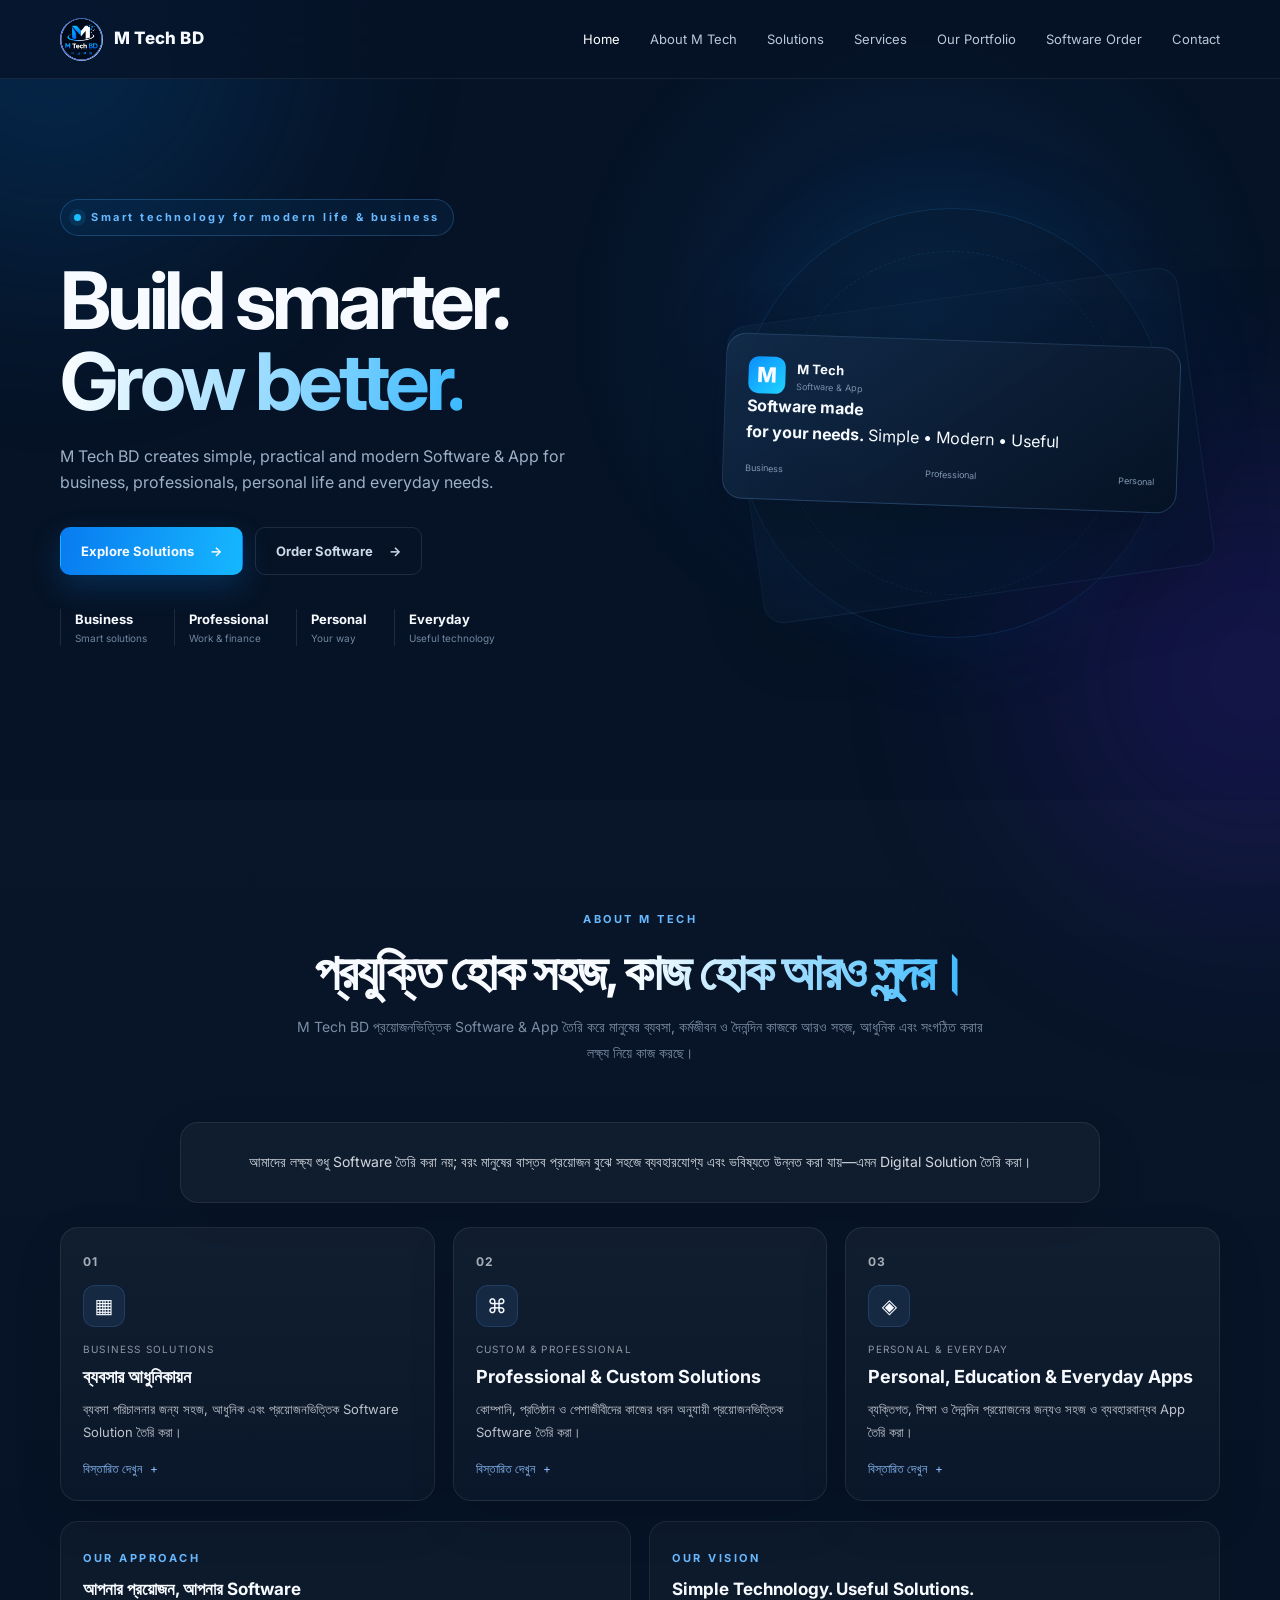
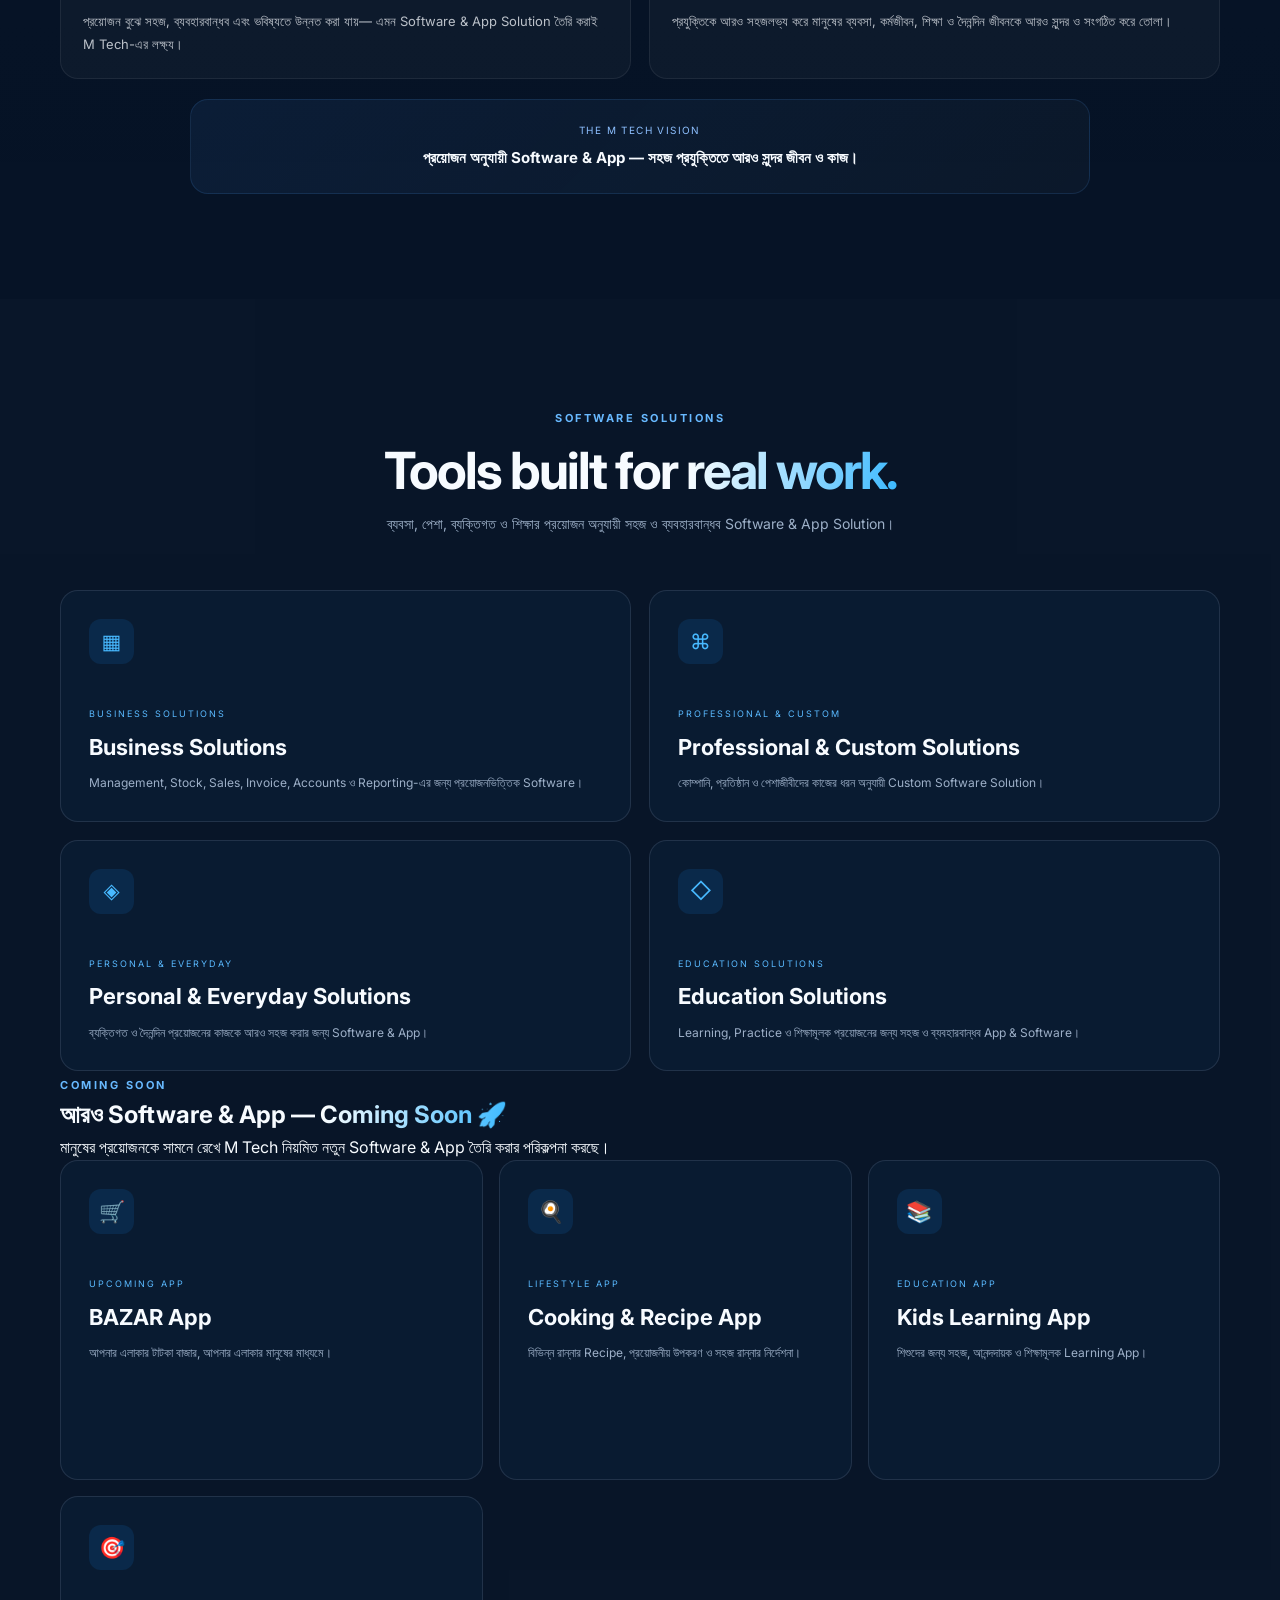
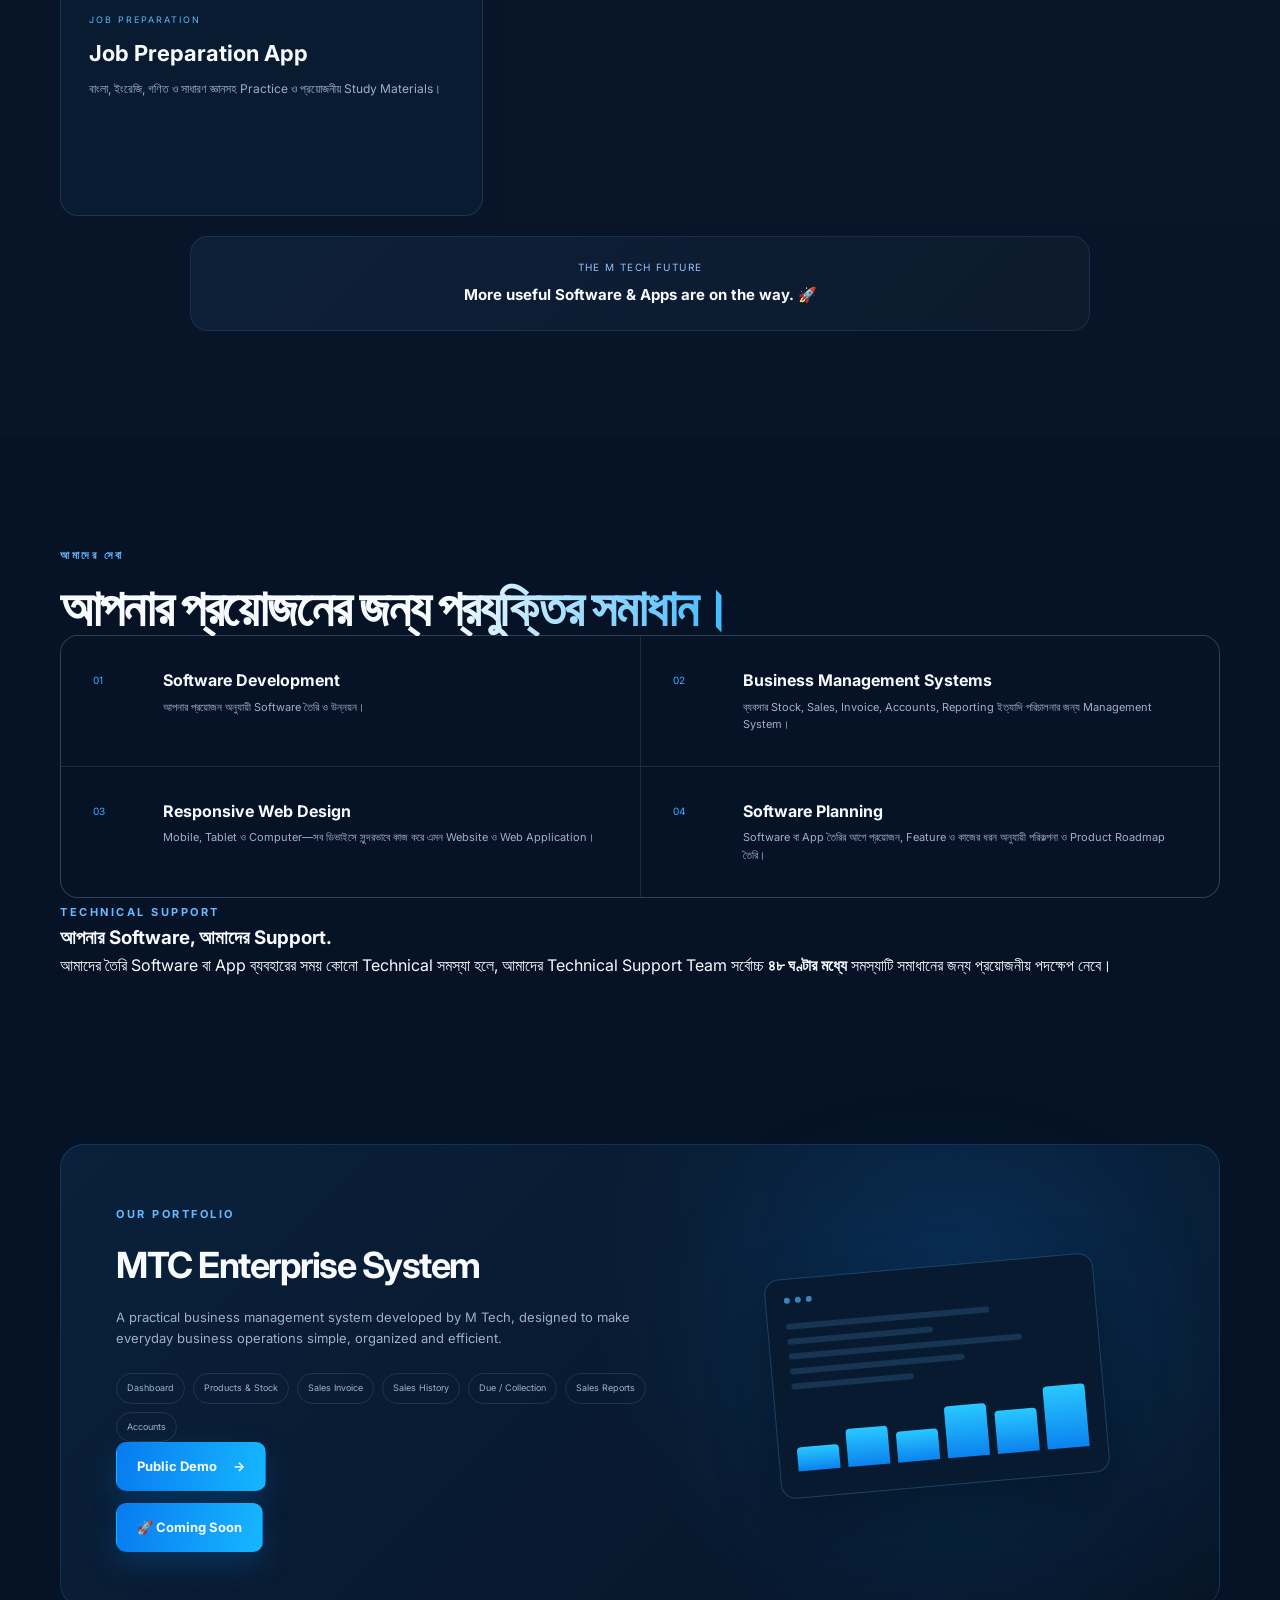
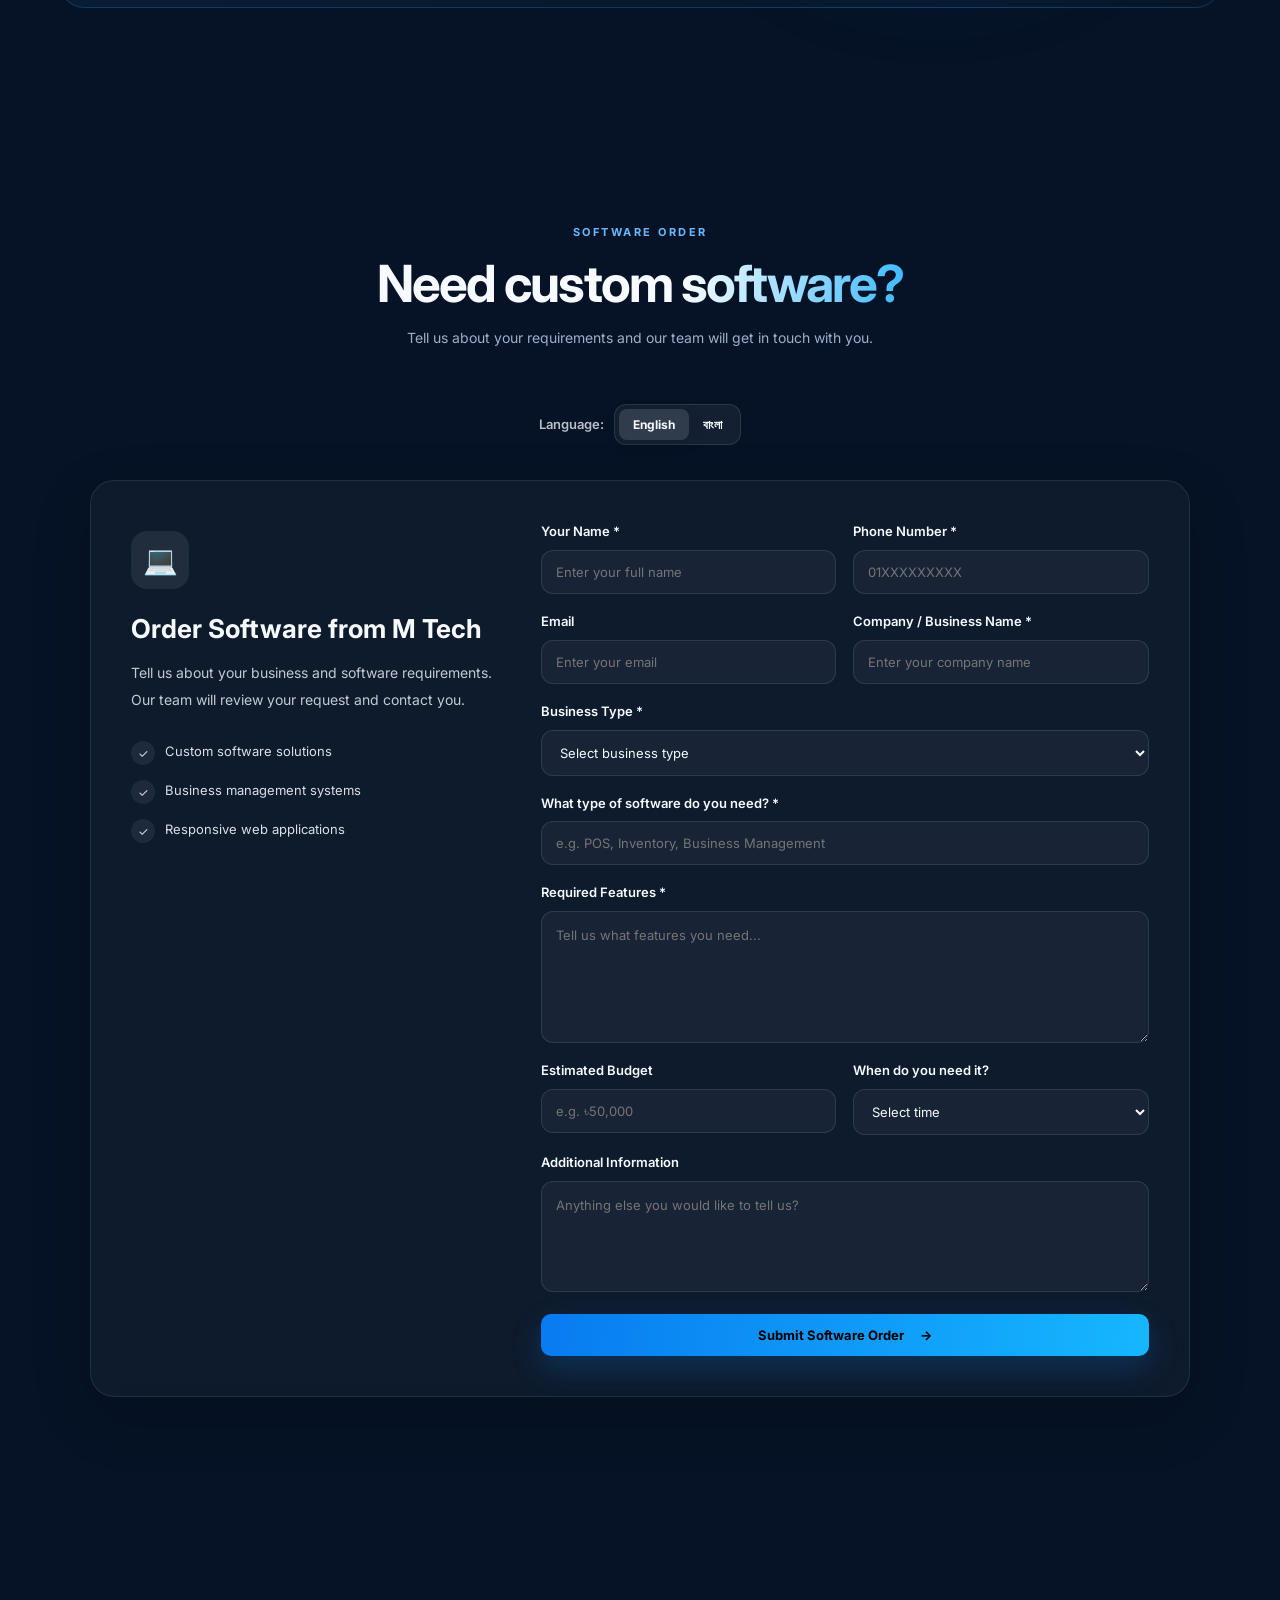
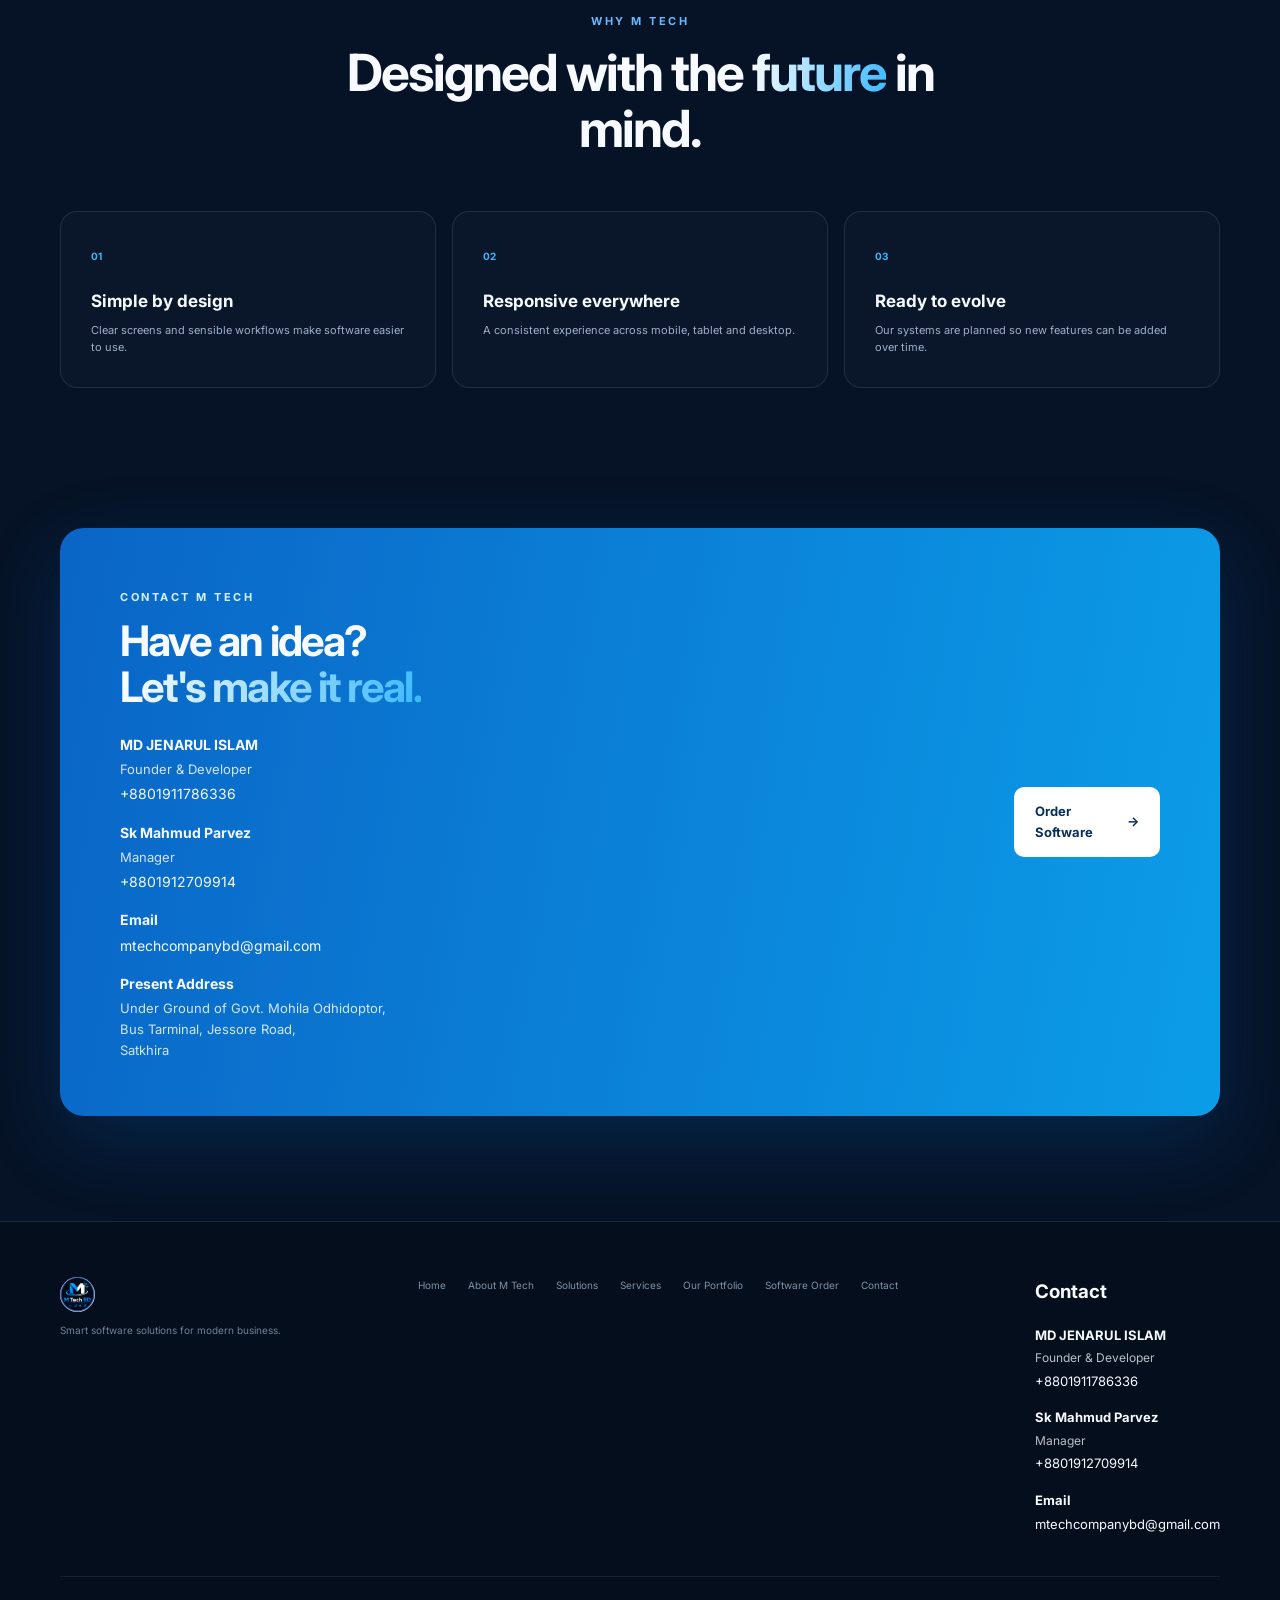
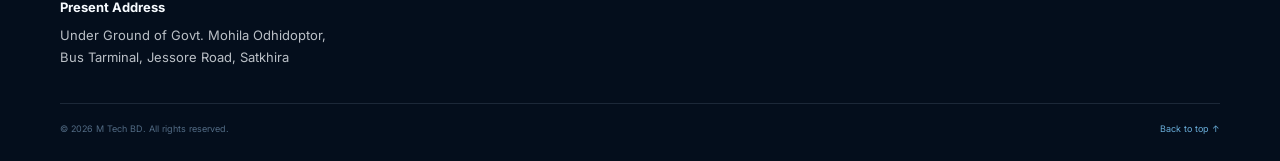
<file: index.html>
<!DOCTYPE html>
<html lang="en">
<head>
  <meta charset="UTF-8">
  <meta name="viewport" content="width=device-width, initial-scale=1.0">
  <meta name="description" content="M Tech BD — modern software solutions for growing businesses.">
  <meta name="theme-color" content="#071426">

  <title>M Tech BD | Software Solutions</title>

  <link rel="preconnect" href="https://fonts.googleapis.com">
  <link rel="preconnect" href="https://fonts.gstatic.com" crossorigin>

  <link href="https://fonts.googleapis.com/css2?family=Inter:wght@400;500;600;700;800&display=swap" rel="stylesheet">

  <link rel="stylesheet" href="style.css?v=2">

  <style>

    /* =========================
       CONTACT
    ========================== */

    .contact-info {
      min-width: 0;
      width: 100%;
    }

    .contact-details {
      margin-top: 24px;
      display: flex;
      flex-direction: column;
      gap: 16px;
    }

    .contact-person,
    .contact-email,
    .contact-address {
      display: flex;
      flex-direction: column;
      gap: 3px;
    }

    .contact-person strong,
    .contact-email strong,
    .contact-address strong {
      font-size: 14px;
      font-weight: 700;
    }

    .contact-person span,
    .contact-address span {
      font-size: 13px;
      line-height: 1.6;
      opacity: 0.85;
    }

    .contact-person a,
    .contact-email a {
      color: inherit;
      text-decoration: none;
      font-size: 14px;
      word-break: break-word;
    }

    .contact-person a:hover,
    .contact-email a:hover {
      text-decoration: underline;
    }


    /* =========================
       FOOTER
    ========================== */

    .footer-contact {
      min-width: 0;
    }

    .footer-contact h3 {
      margin: 0 0 18px;
    }

    .footer-person,
    .footer-email {
      display: flex;
      flex-direction: column;
      gap: 3px;
      margin-bottom: 16px;
    }

    .footer-person strong,
    .footer-email strong {
      font-size: 13px;
    }

    .footer-person span {
      font-size: 12px;
      opacity: 0.75;
    }

    .footer-person a,
    .footer-email a {
      color: inherit;
      text-decoration: none;
      font-size: 13px;
      word-break: break-word;
    }

    .footer-person a:hover,
    .footer-email a:hover {
      text-decoration: underline;
    }

    .footer-address {
      margin-top: 25px;
      padding-top: 20px;
      border-top: 1px solid rgba(255,255,255,0.08);
      display: flex;
      flex-direction: column;
      gap: 6px;
    }

    .footer-address strong {
      font-size: 13px;
    }

    .footer-address span {
      font-size: 13px;
      line-height: 1.7;
      opacity: 0.75;
    }


    /* =========================
       SOFTWARE ORDER
    ========================== */

    .software-order-section {
      position: relative;
      overflow: hidden;
    }

    .order-language {
      display: flex;
      justify-content: center;
      align-items: center;
      gap: 10px;
      margin-top: 24px;
      margin-bottom: 10px;
      font-size: 13px;
      font-weight: 600;
    }

    .language-label {
      opacity: 0.75;
    }

    .language-switch {
      display: inline-flex;
      padding: 4px;
      border-radius: 12px;
      background: rgba(255,255,255,0.06);
      border: 1px solid rgba(255,255,255,0.10);
    }

    .language-btn {
      border: 0;
      background: transparent;
      color: inherit;
      font-family: inherit;
      font-size: 12px;
      font-weight: 700;
      padding: 8px 14px;
      border-radius: 8px;
      cursor: pointer;
      transition: all 0.2s ease;
    }

    .language-btn.active {
      background: rgba(255,255,255,0.12);
      box-shadow: 0 4px 15px rgba(0,0,0,0.12);
    }

    .order-box {
      width: 100%;
      max-width: 1100px;
      margin: 35px auto 0;
      display: grid;
      grid-template-columns: minmax(0, 0.75fr) minmax(0, 1.25fr);
      gap: 45px;
      padding: 40px;
      box-sizing: border-box;
      border-radius: 24px;
      background: rgba(255,255,255,0.035);
      border: 1px solid rgba(255,255,255,0.09);
      box-shadow: 0 20px 60px rgba(0,0,0,0.16);
      backdrop-filter: blur(10px);
    }

    .order-intro {
      min-width: 0;
      padding: 10px 0;
    }

    .order-icon {
      width: 58px;
      height: 58px;
      display: flex;
      align-items: center;
      justify-content: center;
      border-radius: 16px;
      background: rgba(255,255,255,0.08);
      font-size: 28px;
      margin-bottom: 22px;
    }

    .order-intro h3 {
      margin: 0 0 14px;
      font-size: 26px;
      line-height: 1.35;
    }

    .order-intro p {
      margin: 0;
      font-size: 14px;
      line-height: 1.9;
      opacity: 0.78;
      max-width: 430px;
    }

    .order-points {
      margin-top: 28px;
      display: flex;
      flex-direction: column;
      gap: 15px;
    }

    .order-points div {
      display: flex;
      align-items: center;
      gap: 10px;
      font-size: 13px;
      opacity: 0.88;
    }

    .order-points div {
  display: flex;
  align-items: flex-start;
  gap: 10px;
  font-size: 13px;
  line-height: 1.6;
  opacity: 0.88;
}

.order-points div > span:first-child {
  flex: 0 0 24px;
  width: 24px;
  height: 24px;
  display: inline-flex;
  align-items: center;
  justify-content: center;
  border-radius: 50%;
  background: rgba(255,255,255,0.08);
  font-size: 12px;
}

.order-points div > span:last-child {
  flex: 1;
  min-width: 0;
  white-space: normal;
  word-break: normal;
  overflow-wrap: break-word;
}

    /* FORM */

    .software-order-form {
      min-width: 0;
      display: flex;
      flex-direction: column;
      gap: 17px;
    }

    .form-row {
      display: grid;
      grid-template-columns: minmax(0, 1fr) minmax(0, 1fr);
      gap: 17px;
    }

    .form-group {
      min-width: 0;
      display: flex;
      flex-direction: column;
      gap: 8px;
    }

    .form-group label {
      font-size: 13px;
      font-weight: 600;
    }

    .form-group input,
    .form-group select,
    .form-group textarea {
      width: 100%;
      max-width: 100%;
      box-sizing: border-box;
      padding: 13px 14px;
      border: 1px solid rgba(255,255,255,0.10);
      border-radius: 12px;
      background: rgba(255,255,255,0.045);
      color: inherit;
      font-family: inherit;
      font-size: 13px;
      outline: none;
      transition:
        border-color 0.2s ease,
        background 0.2s ease;
    }

    .form-group input:focus,
    .form-group select:focus,
    .form-group textarea:focus {
      border-color: rgba(255,255,255,0.28);
      background: rgba(255,255,255,0.065);
    }

    .form-group textarea {
      resize: vertical;
      min-height: 110px;
      line-height: 1.6;
    }

    .form-group select {
      cursor: pointer;
    }

    .form-group select option {
      color: #111;
      background: #fff;
    }

    .order-submit-btn {
      width: 100%;
      margin-top: 5px;
      border: 0;
      cursor: pointer;
      font-family: inherit;
      justify-content: center;
    }


    /* =========================
       MOBILE ORDER FIX
    ========================== */

    @media (max-width: 900px) {

      .order-box {
        grid-template-columns: 1fr;
        gap: 30px;
        padding: 30px;
      }

      .order-intro p {
        max-width: none;
      }

    }


    @media (max-width: 768px) {

      .contact-details {
        gap: 18px;
      }

      .contact-person strong,
      .contact-email strong,
      .contact-address strong {
        font-size: 13px;
      }

      .contact-person span,
      .contact-address span,
      .contact-person a,
      .contact-email a {
        font-size: 13px;
      }

      .footer-grid {
        grid-template-columns: 1fr;
        gap: 32px;
      }

      .footer-links {
        display: grid;
        grid-template-columns: repeat(2, 1fr);
        gap: 12px;
      }

      .footer-contact {
        width: 100%;
      }

      .footer-address {
        margin-top: 10px;
      }

      .footer-address span {
        line-height: 1.8;
      }

      .footer-bottom {
        flex-direction: column;
        align-items: flex-start;
        gap: 12px;
      }

      .cta-box {
        display: flex;
        flex-direction: column;
        align-items: flex-start;
        gap: 28px;
      }

      .cta-box .btn {
        width: 100%;
        max-width: 260px;
        text-align: center;
      }

      .form-row {
        grid-template-columns: 1fr;
      }

      .order-box {
        padding: 25px;
      }

      .order-intro h3 {
        font-size: 24px;
      }

    }


    @media (max-width: 480px) {

      .footer-links {
        grid-template-columns: 1fr 1fr;
      }

      .footer-address span {
        max-width: 100%;
      }

      .contact-details {
        gap: 16px;
      }

      .contact-address span {
        line-height: 1.8;
      }

      .order-language {
        flex-direction: column;
        gap: 7px;
      }

      .order-box {
        padding: 20px;
        border-radius: 18px;
      }

      .order-intro h3 {
        font-size: 22px;
      }

      .order-icon {
        width: 52px;
        height: 52px;
        font-size: 25px;
      }

    }

  </style>
</head>


<body>

  <div class="page-glow page-glow-one"></div>
  <div class="page-glow page-glow-two"></div>


  <!-- HEADER -->

  <header class="site-header" id="top">

    <div class="container nav-wrap">

      <a class="brand" href="#home" aria-label="M Tech BD home">

        <img
          src="mtech-logo.jpg"
          alt="M Tech BD logo"
        >

        <span>
    M Tech BD
</span>

      </a>


      <button
        class="menu-toggle"
        aria-label="Open navigation"
        aria-expanded="false"
      >
        <span></span>
        <span></span>
        <span></span>
      </button>


      <nav class="nav-menu" aria-label="Main navigation">

        <a class="active" href="#home">Home</a>
        <a href="#about">About M Tech</a>
        <a href="#solutions">Solutions</a>
        <a href="#services">Services</a>
        <a href="#work">Our Portfolio </a>
        <a href="#software-order">Software Order</a>
        <a href="#contact">Contact</a>

      </nav>

    </div>

  </header>


  <main>


    <!-- HERO -->

    <!-- HOME -->

<section
  class="hero section"
  id="home"
>

  <div class="container hero-grid">

    <div class="hero-copy reveal">

      <div class="eyebrow">

        <span class="pulse-dot"></span>

        Smart technology for modern life & business

      </div>

      <h1>

        Build smarter.<br>

        <span>Grow better.</span>

      </h1>

      <p class="hero-text">

        M Tech BD creates simple,
        practical and modern Software & App
        for business, professionals, personal life
        and everyday needs.

      </p>

      <div class="hero-actions">

        <a
          class="btn btn-primary"
          href="#solutions"
        >
          Explore Solutions

          <span>→</span>

        </a>

        <a
          class="btn btn-ghost"
          href="#software-order"
        >
          Order Software

          <span>→</span>

        </a>

      </div>

      <div class="hero-trust">

        <div>

          <strong>Business</strong>

          <span>Smart solutions</span>

        </div>

        <div>

          <strong>Professional</strong>

          <span>Work & finance</span>

        </div>

        <div>

          <strong>Personal</strong>

          <span>Your way</span>

        </div>

        <div>

          <strong>Everyday</strong>

          <span>Useful technology</span>

        </div>

      </div>

    </div>

    <div class="hero-visual reveal">

      <div class="visual-orbit"></div>
      <div class="visual-card visual-card-back"></div>

      <div class="visual-card main-visual">

        <div class="visual-top">

          <span class="mini-brand">M</span>

          <div>

            <strong>M Tech</strong>

            <small>Software & App</small>

          </div>

        </div>

        <div class="visual-message">

          <strong>
            Software made<br>
            for your needs.
          </strong>

          <span>
            Simple • Modern • Useful
          </span>

        </div>

        <div class="visual-bottom">

          <span>Business</span>

          <span>Professional</span>

          <span>Personal</span>

        </div>

      </div>

    </div>

  </div>


</section>

    <!-- ABOUT M TECH -->
<section class="section intro-section about-mtech-section" id="about">

  <div class="container">

    <div class="section-heading centered reveal">
      <span class="section-kicker">ABOUT M TECH</span>

      <h2>
        প্রযুক্তি হোক সহজ,
        <span>কাজ হোক আরও সুন্দর।</span>
      </h2>

      <p class="about-lead">
        M Tech BD প্রয়োজনভিত্তিক Software &amp; App তৈরি করে
        মানুষের ব্যবসা, কর্মজীবন ও দৈনন্দিন কাজকে আরও সহজ, আধুনিক
        এবং সংগঠিত করার লক্ষ্য নিয়ে কাজ করছে।
      </p>
    </div>


    <div class="about-intro-box reveal">
      <p>
        আমাদের লক্ষ্য শুধু Software তৈরি করা নয়; বরং মানুষের বাস্তব প্রয়োজন
        বুঝে সহজে ব্যবহারযোগ্য এবং ভবিষ্যতে উন্নত করা যায়—এমন Digital Solution তৈরি করা।
      </p>
    </div>


    <div class="about-focus-grid">

      <!-- 01 -->
      <article class="about-focus-card reveal">

        <div class="about-focus-number">01</div>
        <div class="about-focus-icon">▦</div>

        <span class="about-focus-tag">BUSINESS SOLUTIONS</span>

        <h3>ব্যবসার আধুনিকায়ন</h3>

        <p>
          ব্যবসা পরিচালনার জন্য সহজ, আধুনিক এবং প্রয়োজনভিত্তিক
          Software Solution তৈরি করা।
        </p>

        <div class="about-detail">
          <p>
            Management, Stock, Sales, Invoice, Accounts, Purchase,
            Delivery Challan এবং Reporting-এর মতো বিভিন্ন Business Solution
            তৈরির লক্ষ্য রয়েছে।
          </p>
        </div>

        <button class="about-more-btn" type="button" aria-expanded="false">
          বিস্তারিত দেখুন <span>+</span>
        </button>

      </article>


      <!-- 02 -->
      <article class="about-focus-card reveal">

        <div class="about-focus-number">02</div>
        <div class="about-focus-icon">⌘</div>

        <span class="about-focus-tag">CUSTOM &amp; PROFESSIONAL</span>

        <h3>Professional &amp; Custom Solutions</h3>

        <p>
          কোম্পানি, প্রতিষ্ঠান ও পেশাজীবীদের কাজের ধরন অনুযায়ী
          প্রয়োজনভিত্তিক Software তৈরি করা।
        </p>

        <div class="about-detail">
          <p>
            সবার কাজের ধরন এক নয়। তাই প্রয়োজন অনুযায়ী Design, Function
            এবং Management System তৈরি করে কাজকে আরও সহজ ও সংগঠিত করার
            সুযোগ তৈরি করা হবে।
          </p>
        </div>

        <button class="about-more-btn" type="button" aria-expanded="false">
          বিস্তারিত দেখুন <span>+</span>
        </button>

      </article>


      <!-- 03 -->
      <article class="about-focus-card reveal">

        <div class="about-focus-number">03</div>
        <div class="about-focus-icon">◈</div>

        <span class="about-focus-tag">PERSONAL &amp; EVERYDAY</span>

        <h3>Personal, Education &amp; Everyday Apps</h3>

        <p>
          ব্যক্তিগত, শিক্ষা ও দৈনন্দিন প্রয়োজনের জন্যও
          সহজ ও ব্যবহারবান্ধব App তৈরি করা।
        </p>

        <div class="about-detail">
          <p>
            Personal Software-এর পাশাপাশি ভবিষ্যতে Kids Learning,
            Cooking &amp; Recipe এবং দৈনন্দিন জীবনের প্রয়োজনীয়
            বিভিন্ন App তৈরি করার পরিকল্পনা রয়েছে।
          </p>
        </div>

        <button class="about-more-btn" type="button" aria-expanded="false">
          বিস্তারিত দেখুন <span>+</span>
        </button>

      </article>

    </div>


    <div class="about-vision-grid">

      <div class="about-vision-card reveal">
        <span class="section-kicker">OUR APPROACH</span>

        <h3>আপনার প্রয়োজন, আপনার Software</h3>

        <p>
          প্রয়োজন বুঝে সহজ, ব্যবহারবান্ধব এবং ভবিষ্যতে উন্নত করা যায়—
          এমন Software &amp; App Solution তৈরি করাই M Tech-এর লক্ষ্য।
        </p>
      </div>


      <div class="about-vision-card about-fee-card reveal">
        <span class="section-kicker">OUR VISION</span>

        <h3>Simple Technology. Useful Solutions.</h3>

        <p>
          প্রযুক্তিকে আরও সহজলভ্য করে মানুষের ব্যবসা, কর্মজীবন,
          শিক্ষা ও দৈনন্দিন জীবনকে আরও সুন্দর ও সংগঠিত করে তোলা।
        </p>
      </div>

    </div>


    <div class="about-vision-statement reveal">
      <span>THE M TECH VISION</span>

      <strong>
        প্রয়োজন অনুযায়ী Software &amp; App —
        সহজ প্রযুক্তিতে আরও সুন্দর জীবন ও কাজ।
      </strong>
    </div>

  </div>

</section>


<!-- SOLUTIONS -->
<section class="section solutions-section" id="solutions">

  <div class="container">

    <div class="section-heading centered reveal">

      <span class="section-kicker">
        SOFTWARE SOLUTIONS
      </span>

      <h2>
        Tools built for
        <span>real work.</span>
      </h2>

      <p>
        ব্যবসা, পেশা, ব্যক্তিগত ও শিক্ষার প্রয়োজন অনুযায়ী
        সহজ ও ব্যবহারবান্ধব Software &amp; App Solution।
      </p>

    </div>


    <div class="solution-grid">

      <!-- 01 -->
      <article class="solution-card reveal">

        <div class="card-icon">▦</div>

        <span class="card-tag">
          BUSINESS SOLUTIONS
        </span>

        <h3>
          Business Solutions
        </h3>

        <p>
          Management, Stock, Sales, Invoice, Accounts
          ও Reporting-এর জন্য প্রয়োজনভিত্তিক Software।
        </p>

      </article>


      <!-- 02 -->
      <article class="solution-card reveal">

        <div class="card-icon">⌘</div>

        <span class="card-tag">
          PROFESSIONAL &amp; CUSTOM
        </span>

        <h3>
          Professional &amp; Custom Solutions
        </h3>

        <p>
          কোম্পানি, প্রতিষ্ঠান ও পেশাজীবীদের কাজের ধরন
          অনুযায়ী Custom Software Solution।
        </p>

      </article>


      <!-- 03 -->
      <article class="solution-card reveal">

        <div class="card-icon">◈</div>

        <span class="card-tag">
          PERSONAL &amp; EVERYDAY
        </span>

        <h3>
          Personal &amp; Everyday Solutions
        </h3>

        <p>
          ব্যক্তিগত ও দৈনন্দিন প্রয়োজনের কাজকে আরও সহজ
          করার জন্য Software &amp; App।
        </p>

      </article>


      <!-- 04 -->
      <article class="solution-card reveal">

        <div class="card-icon">◇</div>

        <span class="card-tag">
          EDUCATION SOLUTIONS
        </span>

        <h3>
          Education Solutions
        </h3>

        <p>
          Learning, Practice ও শিক্ষামূলক প্রয়োজনের জন্য
          সহজ ও ব্যবহারবান্ধব App &amp; Software।
        </p>

      </article>

    </div>


    <!-- COMING SOON -->
<div class="home-coming reveal" id="coming-soon">
  <span class="section-kicker">
    COMING SOON
  </span>

      <h2>
        আরও Software &amp; App —
        <span>Coming Soon 🚀</span>
      </h2>

      <p>
        মানুষের প্রয়োজনকে সামনে রেখে M Tech নিয়মিত নতুন
        Software &amp; App তৈরি করার পরিকল্পনা করছে।
      </p>


      <div class="solution-grid">
<article class="solution-card reveal">

        <div class="card-icon">🛒</div>

        <span class="card-tag">
            UPCOMING APP
        </span>

        <h3>
            BAZAR App
        </h3>

        <p>
            আপনার এলাকার টাটকা বাজার, আপনার এলাকার মানুষের মাধ্যমে।
        </p>

    </article>

        <!-- Cooking -->
        <article class="solution-card reveal">

          <div class="card-icon">🍳</div>

          <span class="card-tag">
            LIFESTYLE APP
          </span>

          <h3>
            Cooking &amp; Recipe App
          </h3>

          <p>
            বিভিন্ন রান্নার Recipe, প্রয়োজনীয় উপকরণ
            ও সহজ রান্নার নির্দেশনা।
          </p>

        </article>


        <!-- Kids -->
        <article class="solution-card reveal">

          <div class="card-icon">📚</div>

          <span class="card-tag">
            EDUCATION APP
          </span>

          <h3>
            Kids Learning App
          </h3>

          <p>
            শিশুদের জন্য সহজ, আনন্দদায়ক ও
            শিক্ষামূলক Learning App।
          </p>

        </article>


        <!-- Job Preparation -->
        <article class="solution-card reveal">

          <div class="card-icon">🎯</div>

          <span class="card-tag">
            JOB PREPARATION
          </span>

          <h3>
            Job Preparation App
          </h3>

          <p>
            বাংলা, ইংরেজি, গণিত ও সাধারণ জ্ঞানসহ
            Practice ও প্রয়োজনীয় Study Materials।
          </p>

        </article>

      </div>

    </div>


    <div class="about-vision-statement reveal">

      <span>
        THE M TECH FUTURE
      </span>

      <strong>
        More useful Software &amp; Apps are on the way. 🚀
      </strong>

    </div>

  </div>

</section>


    <!-- SERVICES -->
<section class="section services-section" id="services">

  <div class="container">

    <div class="section-heading reveal">

      <span class="section-kicker">
  আমাদের সেবা
</span>

<h2>
  আপনার প্রয়োজনের জন্য
  <span>প্রযুক্তির সমাধান।</span>
</h2>
    </div>

    <div class="service-grid">

      <!-- 01 -->
      <article class="service-item reveal">

        <span>01</span>

        <div>
          <h3>Software Development</h3>

          <p>
            আপনার প্রয়োজন অনুযায়ী Software তৈরি ও উন্নয়ন।
          </p>
        </div>

      </article>


      <!-- 02 -->
      <article class="service-item reveal">

        <span>02</span>

        <div>
          <h3>Business Management Systems</h3>

          <p>
            ব্যবসার Stock, Sales, Invoice, Accounts,
            Reporting ইত্যাদি পরিচালনার জন্য Management System।
          </p>
        </div>

      </article>


      <!-- 03 -->
      <article class="service-item reveal">

        <span>03</span>

        <div>
          <h3>Responsive Web Design</h3>

          <p>
            Mobile, Tablet ও Computer—সব ডিভাইসে সুন্দরভাবে
            কাজ করে এমন Website ও Web Application।
          </p>
        </div>

      </article>


      <!-- 04 -->
      <article class="service-item reveal">

        <span>04</span>

        <div>
          <h3>Software Planning</h3>

          <p>
            Software বা App তৈরির আগে প্রয়োজন, Feature ও
            কাজের ধরন অনুযায়ী পরিকল্পনা ও Product Roadmap তৈরি।
          </p>

        </div>

      </article>

    </div>


    <!-- TECHNICAL SUPPORT -->
    <div class="service-support reveal">

      <span class="section-kicker">
        TECHNICAL SUPPORT
      </span>

      <h3>
        আপনার Software, আমাদের Support.
      </h3>

      <p>
        আমাদের তৈরি Software বা App ব্যবহারের সময় কোনো
        Technical সমস্যা হলে, আমাদের Technical Support Team
        সর্বোচ্চ <strong>৪৮ ঘণ্টার মধ্যে</strong> সমস্যাটি
        সমাধানের জন্য প্রয়োজনীয় পদক্ষেপ নেবে।
      </p>

    </div>

  </div>

</section>


<!-- OUR PORTFOLIO -->

<section class="section work-section" id="work">

  <div class="container work-box reveal">

    <div>

      <span class="section-kicker">
        OUR PORTFOLIO
      </span>

      <h2>
        MTC Enterprise System
      </h2>

      <p>
        A practical business management system developed by M Tech,
        designed to make everyday business operations simple, organized
        and efficient.
      </p>

      <div class="work-pills">

        <span>Dashboard</span>
        <span>Products & Stock</span>
        <span>Sales Invoice</span>
        <span>Sales History</span>
        <span>Due / Collection</span>
        <span>Sales Reports</span>
        <span>Accounts</span>

      </div>

      <a
        class="btn btn-primary"
        href="public-demo.html"
        target="_blank"
        rel="noopener"
      >
        Public Demo
        <span>→</span>
      </a>
<div style="margin-top:12px;">
  <a
    class="btn btn-primary"
    href="index.html#coming-soon"
  >
    🚀 Coming Soon
  </a>
</div>
    </div>


    <div class="work-art">

      <div class="art-window">

        <div class="art-bar">
          <i></i>
          <i></i>
          <i></i>
        </div>

        <div class="art-lines">
          <b></b>
          <b></b>
          <b></b>
          <b></b>
          <b></b>
        </div>

        <div class="art-chart">
          <span></span>
          <span></span>
          <span></span>
          <span></span>
          <span></span>
          <span></span>
        </div>

      </div>

      <div class="art-glow"></div>

    </div>

  </div>

</section>


    <!-- =========================
         SOFTWARE ORDER
    ========================== -->

    <section class="section software-order-section" id="software-order">

      <div class="container">


        <div class="section-heading centered reveal">

          <span class="section-kicker" id="orderKicker">
            SOFTWARE ORDER
          </span>

          <h2 id="orderTitle">
            Need custom
            <span>software?</span>
          </h2>

          <p id="orderSubtitle">
            Tell us about your requirements and our team will get in touch with you.
          </p>

        </div>


        <!-- LANGUAGE SWITCH -->

        <div class="order-language">

          <span class="language-label" id="languageLabel">
            Language:
          </span>

          <div class="language-switch">

            <button
              type="button"
              class="language-btn active"
              id="englishBtn"
            >
              English
            </button>

            <button
              type="button"
              class="language-btn"
              id="banglaBtn"
            >
              বাংলা
            </button>

          </div>

        </div>


        <div class="order-box reveal">


          <!-- LEFT SIDE -->

          <div class="order-intro">

            <div class="order-icon">
              💻
            </div>

            <h3 id="introTitle">
              Order Software from M Tech
            </h3>

            <p id="introText">
              Tell us about your business and software requirements.
              Our team will review your request and contact you.
            </p>


            <div class="order-points">

              <div>
                <span>✓</span>
                <span id="pointOne">Custom software solutions</span>
              </div>

              <div>
                <span>✓</span>
                <span id="pointTwo">Business management systems</span>
              </div>

              <div>
                <span>✓</span>
                <span id="pointThree">Responsive web applications</span>
              </div>

            </div>

          </div>


          <!-- RIGHT SIDE FORM -->

          <form
  class="software-order-form"
  id="softwareOrderForm"
  action="https://formsubmit.co/mtechcompanybd@gmail.com"
  method="POST"
            >
            
          
            <input
  type="hidden"
  name="_subject"
  value="New Software Order - M Tech BD"
>

<input
  type="hidden"
  name="_replyto"
  id="orderReplyTo"
>
<input
  type="hidden"
  name="_captcha"
  value="false"
>


            <!-- NAME + PHONE -->

            <div class="form-row">


              <div class="form-group">

                <label for="customerName" id="nameLabel">
                  Your Name *
                </label>

                <input
                  type="text"
                  id="customerName"
                  name="customerName"
                  placeholder="Enter your full name"
                  required
                >

              </div>


              <div class="form-group">

                <label for="customerPhone" id="phoneLabel">
                  Phone Number *
                </label>

                <input
                  type="tel"
                  id="customerPhone"
                  name="customerPhone"
                  placeholder="01XXXXXXXXX"
                  required
                >

              </div>


            </div>


            <!-- EMAIL + COMPANY -->

            <div class="form-row">


              <div class="form-group">

                <label for="customerEmail" id="emailLabel">
                  Email
                </label>

                <input
                  type="email"
                  id="customerEmail"
                  name="customerEmail"
                  placeholder="Enter your email"
                >

              </div>


              <div class="form-group">

                <label for="companyName" id="companyLabel">
                  Company / Business Name *
                </label>

                <input
                  type="text"
                  id="companyName"
                  name="companyName"
                  placeholder="Enter your company name"
                  required
                >

              </div>


            </div>


            <!-- BUSINESS TYPE -->

            <div class="form-group">

              <label for="businessType" id="businessTypeLabel">
                Business Type *
              </label>

              <select
  id="businessType"
  name="businessType"
  required
>

  <option value="" id="businessTypeDefault">
    Select business type
  </option>

  <!-- 01 -->
  <option value="Tiles & Sanitary Fittings" id="businessTiles">
    Tiles & Sanitary Fittings
  </option>

  <!-- 02 -->
  <option value="Retail" id="businessRetail">
    Retail Business
  </option>

  <!-- 03 -->
  <option value="Wholesale" id="businessWholesale">
    Wholesale Business
  </option>

  <!-- 04 -->
  <option value="Manufacturing" id="businessManufacturing">
    Manufacturing
  </option>

  <!-- 05 -->
  <option value="Service" id="businessService">
    Service Business
  </option>

  <!-- 06 -->
  <option value="Restaurant" id="businessRestaurant">
    Restaurant / Food Business
  </option>

  <!-- 07 -->
  <option value="Grocery" id="businessGrocery">
    Grocery Shop / মুদি দোকান
  </option>

  <!-- 08 -->
  <option value="Rice, Dal & Feed" id="businessRiceDalFeed">
    Rice, Dal & Feed Business
  </option>

  <!-- 09 -->
  <option value="Garments" id="businessGarments">
    Garments Business
  </option>

  <!-- 10 -->
  <option value="Any Enterprise / Business" id="businessEnterprise">
    Any Enterprise / Business
  </option>

  <!-- 11 -->
  <option value="Delivery App" id="businessDeliveryApp">
    Delivery App
  </option>

  <!-- 12 -->
  <option value="Kitchen App" id="businessKitchenApp">
    Kitchen App
  </option>

  <!-- 13 -->
  <option value="Personal App" id="businessPersonalApp">
    Personal App
  </option>

  <!-- 14 -->
  <option value="Government / Private Job Holder" id="businessJobHolder">
    Government / Private Job Holder
  </option>

  <!-- 15 -->
  <option value="Fish Farm / Gher" id="businessFishFarm">
    মৎস ঘের ব্যবসায়ীদের হিসাবের App
  </option>

  <!-- 16 -->
  <option value="Other" id="businessOther">
    Other
  </option>

</select>

            </div>


            <!-- SOFTWARE TYPE -->

            <div class="form-group">

              <label for="softwareType" id="softwareTypeLabel">
                What type of software do you need? *
              </label>

              <input
                type="text"
                id="softwareType"
                name="softwareType"
                placeholder="e.g. POS, Inventory, Business Management"
                required
              >

            </div>


            <!-- REQUIREMENTS -->

            <div class="form-group">

              <label for="requirements" id="requirementsLabel">
                Required Features *
              </label>

              <textarea
                id="requirements"
                name="requirements"
                rows="5"
                placeholder="Tell us what features you need..."
                required
              ></textarea>

            </div>


            <!-- BUDGET + TIME -->

            <div class="form-row">


              <div class="form-group">

                <label for="budget" id="budgetLabel">
                  Estimated Budget
                </label>

                <input
                  type="text"
                  id="budget"
                  name="budget"
                  placeholder="e.g. ৳50,000"
                >

              </div>


              <div class="form-group">

                <label for="deliveryTime" id="deliveryLabel">
                  When do you need it?
                </label>

                <select
                  id="deliveryTime"
                  name="deliveryTime"
                >

                  <option value="" id="deliveryDefault">
                    Select time
                  </option>

                  <option value="15 Days" id="delivery15">
                    15 Days
                  </option>

                  <option value="30 Days" id="delivery30">
                    30 Days
                  </option>

                  <option value="45 Days" id="delivery45">
                    45 Days
                  </option>

                  <option value="60 Days" id="delivery60">
                    60 Days
                  </option>

                  <option value="Flexible" id="deliveryFlexible">
                    Flexible
                  </option>

                </select>

              </div>


            </div>


            <!-- ADDITIONAL INFO -->

            <div class="form-group">

              <label for="additionalInfo" id="additionalLabel">
                Additional Information
              </label>

              <textarea
                id="additionalInfo"
                name="additionalInfo"
                rows="4"
                placeholder="Anything else you would like to tell us?"
              ></textarea>

            </div>


            <!-- SUBMIT -->

            <button
              type="submit"
              class="btn btn-primary order-submit-btn"
              id="submitOrderBtn"
            >
              Submit Software Order
              <span>→</span>
            </button>


          </form>

        </div>

      </div>

    </section>


    <!-- WHY M TECH -->

    <section class="section why-section">

      <div class="container">

        <div class="section-heading centered reveal">

          <span class="section-kicker">
            WHY M TECH
          </span>

          <h2>
            Designed with the
            <span>future</span>
            in mind.
          </h2>

        </div>


        <div class="why-grid">


          <div class="why-card reveal">

            <strong>01</strong>

            <h3>
              Simple by design
            </h3>

            <p>
              Clear screens and sensible workflows make software easier to use.
            </p>

          </div>


          <div class="why-card reveal">

            <strong>02</strong>

            <h3>
              Responsive everywhere
            </h3>

            <p>
              A consistent experience across mobile, tablet and desktop.
            </p>

          </div>


          <div class="why-card reveal">

            <strong>03</strong>

            <h3>
              Ready to evolve
            </h3>

            <p>
              Our systems are planned so new features can be added over time.
            </p>

          </div>


        </div>

      </div>

    </section>


    <!-- CONTACT -->

    <section class="section cta-section" id="contact">

      <div class="container cta-box reveal">

        <div class="contact-info">

          <span class="section-kicker">
            CONTACT M TECH
          </span>

          <h2>
            Have an idea?<br>
            <span>Let's make it real.</span>
          </h2>


          <div class="contact-details">


            <div class="contact-person">

              <strong>
    MD JENARUL ISLAM
</strong>

<span>
    Founder & Developer
</span>

              <a href="tel:+8801911786336">
                +8801911786336
              </a>

            </div>


            <div class="contact-person">

              <strong>
    Sk Mahmud Parvez
</strong>

<span>
    Manager
</span>

             <a href="tel:+8801912709914">
    +8801912709914
</a> 

            </div>


            <div class="contact-email">

              <strong>
                Email
              </strong>

              <a href="mailto:mtechcompanybd@gmail.com">
                mtechcompanybd@gmail.com
              </a>

            </div>


            <div class="contact-address">

              <strong>
                Present Address
              </strong>

              <span>
                Under Ground of Govt. Mohila Odhidoptor,<br>
                Bus Tarminal, Jessore Road,<br>
                Satkhira
              </span>

            </div>


          </div>

        </div>


        <a
          class="btn btn-light"
          href="#software-order"
        >
          Order Software
          <span>→</span>
        </a>

      </div>

    </section>

  </main>


  <!-- FOOTER -->

  <footer class="site-footer">

    <div class="container footer-grid">


      <div class="footer-brand">

        <img
           src="mtech-logo.jpg"
          alt="M Tech BD"
        >

        <p>
          Smart software solutions for modern business.
        </p>

      </div>


      <div class="footer-links">

        <a href="#home">Home</a>
        <a href="#about">About M Tech</a>
        <a href="#solutions">Solutions</a>
        <a href="#services">Services</a>
        <a href="#work">Our Portfolio</a>
        <a href="#software-order">Software Order</a>
        <a href="#contact">Contact</a>

      </div>


      <div class="footer-contact">

        <h3>
          Contact
        </h3>


        <div class="footer-person">

    <strong>
        MD JENARUL ISLAM
    </strong>

    <span>
        Founder & Developer
    </span>

    <a href="tel:+8801911786336">
        +8801911786336
    </a>

</div>


<div class="footer-person">

    <strong>
        Sk Mahmud Parvez
    </strong>

    <span>
        Manager
    </span>

    <a href="tel:+8801912709914">
        +8801912709914
    </a>

</div>



        <div class="footer-email">

          <strong>
            Email
          </strong>

          <a href="mailto:mtechcompanybd@gmail.com">
            mtechcompanybd@gmail.com
          </a>

        </div>

      </div>

    </div>


    <div class="container footer-address">

      <strong>
        Present Address
      </strong>

      <span>
        Under Ground of Govt. Mohila Odhidoptor,<br>
        Bus Tarminal, Jessore Road, Satkhira
      </span>

    </div>


    <div class="container footer-bottom">

      <span>
        ©
        <span id="year"></span>
        M Tech BD. All rights reserved.
      </span>

      <a href="#top">
        Back to top ↑
      </a>

    </div>

  </footer>


<script src="script.js?v=2"></script>
<script>
document.querySelectorAll('.about-more-btn').forEach(function(button) {
  button.addEventListener('click', function() {

    const card = button.closest('.about-focus-card');

    if (!card) return;

    const isOpen = card.classList.toggle('is-open');

    button.setAttribute(
      'aria-expanded',
      isOpen ? 'true' : 'false'
    );

    button.childNodes[0].textContent =
      isOpen ? 'সংক্ষেপে দেখুন ' : 'বিস্তারিত দেখুন ';
  });
});
</script>

  <!-- =========================
       SOFTWARE ORDER LANGUAGE
  ========================== -->

  <script>

    const englishBtn = document.getElementById("englishBtn");
    const banglaBtn = document.getElementById("banglaBtn");

    const orderKicker = document.getElementById("orderKicker");
    const orderTitle = document.getElementById("orderTitle");
    const orderSubtitle = document.getElementById("orderSubtitle");

    const languageLabel = document.getElementById("languageLabel");

    const introTitle = document.getElementById("introTitle");
    const introText = document.getElementById("introText");

    const pointOne = document.getElementById("pointOne");
    const pointTwo = document.getElementById("pointTwo");
    const pointThree = document.getElementById("pointThree");

    const nameLabel = document.getElementById("nameLabel");
    const phoneLabel = document.getElementById("phoneLabel");
    const emailLabel = document.getElementById("emailLabel");
    const companyLabel = document.getElementById("companyLabel");

    const businessTypeLabel =
      document.getElementById("businessTypeLabel");

    const softwareTypeLabel =
      document.getElementById("softwareTypeLabel");

    const requirementsLabel =
      document.getElementById("requirementsLabel");

    const budgetLabel =
      document.getElementById("budgetLabel");

    const deliveryLabel =
      document.getElementById("deliveryLabel");

    const additionalLabel =
      document.getElementById("additionalLabel");

    const submitOrderBtn =
      document.getElementById("submitOrderBtn");


    const customerName =
      document.getElementById("customerName");

    const customerPhone =
      document.getElementById("customerPhone");

    const customerEmail =
      document.getElementById("customerEmail");
const softwareOrderForm =
  document.getElementById("softwareOrderForm");

const orderReplyTo =
  document.getElementById("orderReplyTo");

softwareOrderForm.addEventListener(
  "submit",
  function () {

    orderReplyTo.value =
      customerEmail.value;

  }
);
    const companyName =
      document.getElementById("companyName");

    const softwareType =
      document.getElementById("softwareType");

    const requirements =
      document.getElementById("requirements");

    const budget =
      document.getElementById("budget");

    const additionalInfo =
      document.getElementById("additionalInfo");


    const businessTypeDefault =
      document.getElementById("businessTypeDefault");

    const businessRetail =
      document.getElementById("businessRetail");

    const businessWholesale =
      document.getElementById("businessWholesale");

    const businessManufacturing =
      document.getElementById("businessManufacturing");

    const businessService =
      document.getElementById("businessService");

    const businessRestaurant =
      document.getElementById("businessRestaurant");

    const businessOther =
      document.getElementById("businessOther");


    const deliveryDefault =
      document.getElementById("deliveryDefault");

    const delivery15 =
      document.getElementById("delivery15");

    const delivery30 =
      document.getElementById("delivery30");

    const delivery45 =
      document.getElementById("delivery45");

    const delivery60 =
      document.getElementById("delivery60");

    const deliveryFlexible =
      document.getElementById("deliveryFlexible");


    function setLanguage(language) {

      if (language === "bn") {

        document.documentElement.lang = "bn";

        orderKicker.textContent =
          "সফটওয়্যার অর্ডার";

        orderTitle.innerHTML =
          "আপনার প্রয়োজনের <span>সফটওয়্যার?</span>";

        orderSubtitle.textContent =
          "আপনার প্রয়োজনীয়তা আমাদের জানান। আমাদের টিম আপনার সঙ্গে যোগাযোগ করবে।";

        languageLabel.textContent =
          "ভাষা:";

        introTitle.textContent =
          "M Tech থেকে সফটওয়্যার অর্ডার করুন";

        introText.textContent =
          "আপনার ব্যবসা ও সফটওয়্যারের প্রয়োজনীয়তা আমাদের জানান। আমাদের টিম আপনার অনুরোধ পর্যালোচনা করে আপনার সঙ্গে যোগাযোগ করবে।";

        pointOne.textContent =
          "কাস্টম সফটওয়্যার সমাধান";

        pointTwo.textContent =
          "ব্যবসা ব্যবস্থাপনা সিস্টেম";

        pointThree.textContent =
          "রেসপন্সিভ ওয়েব অ্যাপ্লিকেশন";

        nameLabel.textContent =
          "আপনার নাম *";

        phoneLabel.textContent =
          "মোবাইল নম্বর *";

        emailLabel.textContent =
          "ইমেইল";

        companyLabel.textContent =
          "প্রতিষ্ঠান / ব্যবসার নাম *";

        businessTypeLabel.textContent =
          "ব্যবসার ধরন *";

        businessTypeDefault.textContent =
          "ব্যবসার ধরন নির্বাচন করুন";

        businessRetail.textContent =
          "খুচরা ব্যবসা";

        businessWholesale.textContent =
          "পাইকারি ব্যবসা";

        businessManufacturing.textContent =
          "উৎপাদন ব্যবসা";

        businessService.textContent =
          "সেবা ব্যবসা";

        businessRestaurant.textContent =
          "রেস্টুরেন্ট / খাদ্য ব্যবসা";

        businessOther.textContent =
          "অন্যান্য";

        softwareTypeLabel.textContent =
          "কী ধরনের সফটওয়্যার প্রয়োজন? *";

        requirementsLabel.textContent =
          "প্রয়োজনীয় ফিচারগুলো লিখুন *";

        budgetLabel.textContent =
          "আনুমানিক বাজেট";

        deliveryLabel.textContent =
          "কত দিনের মধ্যে চান?";

        deliveryDefault.textContent =
          "সময় নির্বাচন করুন";

        delivery15.textContent =
          "১৫ দিন";

        delivery30.textContent =
          "৩০ দিন";

        delivery45.textContent =
          "৪৫ দিন";

        delivery60.textContent =
          "৬০ দিন";

        deliveryFlexible.textContent =
          "সময় নিয়ে নমনীয়";

        additionalLabel.textContent =
          "অতিরিক্ত তথ্য";

        submitOrderBtn.innerHTML =
          "অর্ডার পাঠান <span>→</span>";


        customerName.placeholder =
          "আপনার পূর্ণ নাম লিখুন";

        customerPhone.placeholder =
          "01XXXXXXXXX";

        customerEmail.placeholder =
          "আপনার ইমেইল লিখুন";

        companyName.placeholder =
          "আপনার প্রতিষ্ঠানের নাম";

        softwareType.placeholder =
          "যেমন: POS, Inventory, Business Management";

        requirements.placeholder =
          "আপনার সফটওয়্যারে কী কী ফিচার প্রয়োজন তা বিস্তারিত লিখুন...";

        budget.placeholder =
          "যেমন: ৳50,000";

        additionalInfo.placeholder =
          "অন্য কোনো তথ্য থাকলে লিখুন...";


        banglaBtn.classList.add("active");
        englishBtn.classList.remove("active");

      } else {

        document.documentElement.lang = "en";

        orderKicker.textContent =
          "SOFTWARE ORDER";

        orderTitle.innerHTML =
          "Need custom <span>software?</span>";

        orderSubtitle.textContent =
          "Tell us about your requirements and our team will get in touch with you.";

        languageLabel.textContent =
          "Language:";

        introTitle.textContent =
          "Order Software from M Tech";

        introText.textContent =
          "Tell us about your business and software requirements. Our team will review your request and contact you.";

        pointOne.textContent =
          "Custom software solutions";

        pointTwo.textContent =
          "Business management systems";

        pointThree.textContent =
          "Responsive web applications";

        nameLabel.textContent =
          "Your Name *";

        phoneLabel.textContent =
          "Phone Number *";

        emailLabel.textContent =
          "Email";

        companyLabel.textContent =
          "Company / Business Name *";

        businessTypeLabel.textContent =
          "Business Type *";

        businessTypeDefault.textContent =
          "Select business type";

        businessRetail.textContent =
          "Retail Business";

        businessWholesale.textContent =
          "Wholesale Business";

        businessManufacturing.textContent =
          "Manufacturing";

        businessService.textContent =
          "Service Business";

        businessRestaurant.textContent =
          "Restaurant / Food Business";

        businessOther.textContent =
          "Other";

        softwareTypeLabel.textContent =
          "What type of software do you need? *";

        requirementsLabel.textContent =
          "Required Features *";

        budgetLabel.textContent =
          "Estimated Budget";

        deliveryLabel.textContent =
          "When do you need it?";

        deliveryDefault.textContent =
          "Select time";

        delivery15.textContent =
          "15 Days";

        delivery30.textContent =
          "30 Days";

        delivery45.textContent =
          "45 Days";

        delivery60.textContent =
          "60 Days";

        deliveryFlexible.textContent =
          "Flexible";

        additionalLabel.textContent =
          "Additional Information";

        submitOrderBtn.innerHTML =
          "Submit Software Order <span>→</span>";


        customerName.placeholder =
          "Enter your full name";

        customerPhone.placeholder =
          "01XXXXXXXXX";

        customerEmail.placeholder =
          "Enter your email";

        companyName.placeholder =
          "Enter your company name";

        softwareType.placeholder =
          "e.g. POS, Inventory, Business Management";

        requirements.placeholder =
          "Tell us what features you need...";

        budget.placeholder =
          "e.g. ৳50,000";

        additionalInfo.placeholder =
          "Anything else you would like to tell us?";


        englishBtn.classList.add("active");
        banglaBtn.classList.remove("active");

      }

    }


    englishBtn.addEventListener("click", function () {
      setLanguage("en");
    });


    banglaBtn.addEventListener("click", function () {
      setLanguage("bn");
    });


    /* Default language = English */

    setLanguage("en");

  </script>

</body>
</html>
</file>
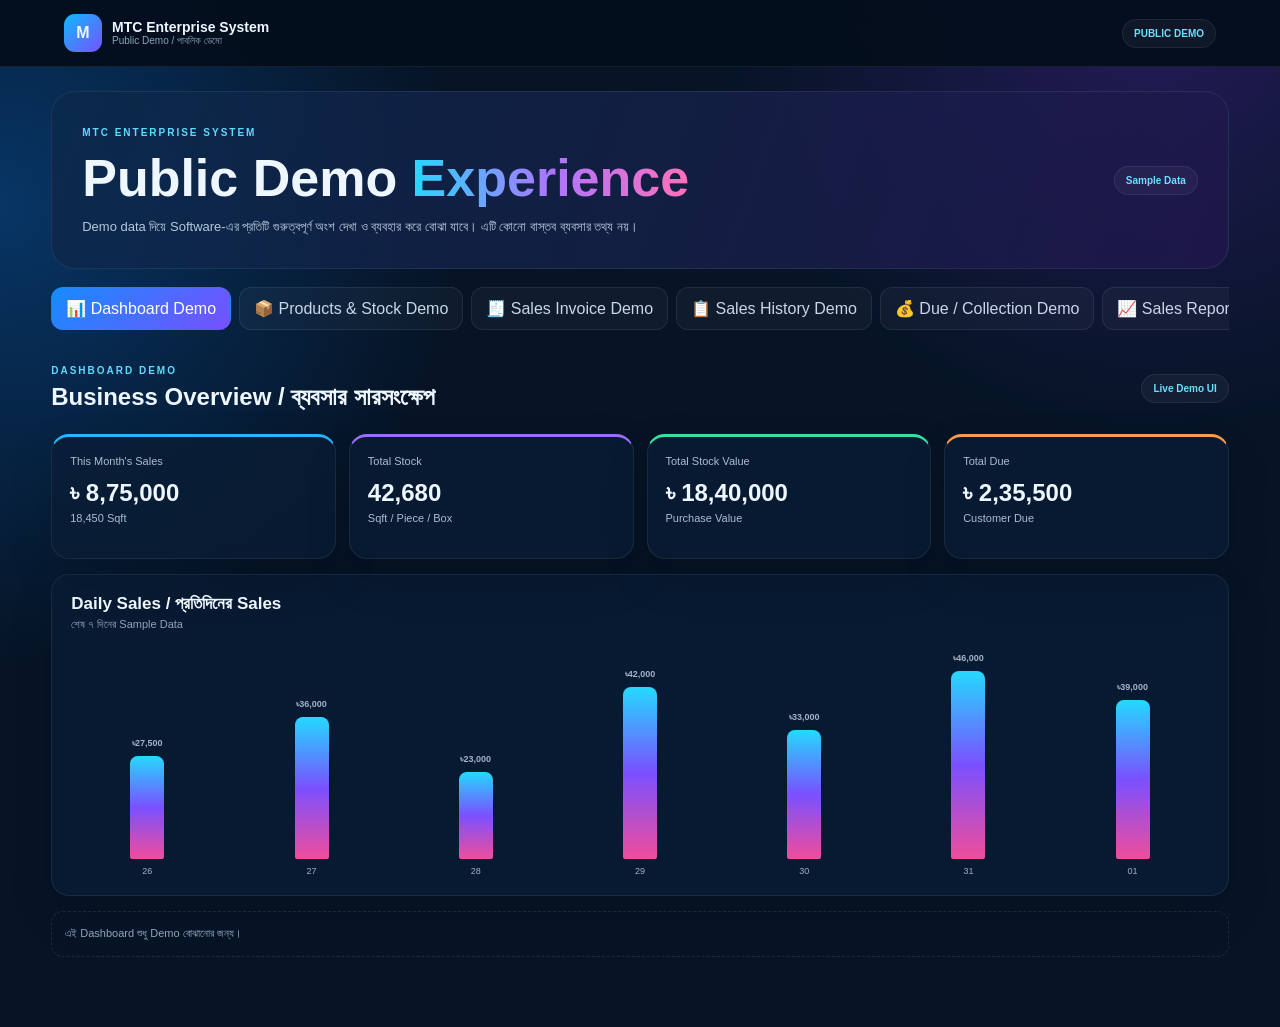
<file: public-demo.html>
<!DOCTYPE html>
<html lang="bn">

<head>
  <meta charset="UTF-8">
  <meta name="viewport" content="width=device-width,initial-scale=1">
  <title>MTC Enterprise System | Public Demo</title>
  <link rel="stylesheet" href="public-demo.css">
</head>

<body>

<header class="topbar">
  <div class="brand">
    <div class="brand-mark">M</div>
    <div>
      <strong>MTC Enterprise System</strong>
      <small>Public Demo / পাবলিক ডেমো</small>
    </div>
  </div>
  <span class="badge">PUBLIC DEMO</span>
</header>

<main class="container">

<section class="hero">
  <div>
    <span class="eyebrow">MTC ENTERPRISE SYSTEM</span>
    <h1>Public Demo <span>Experience</span></h1>
    <p>
      Demo data দিয়ে Software-এর প্রতিটি গুরুত্বপূর্ণ অংশ দেখা ও ব্যবহার করে বোঝা যাবে।
      এটি কোনো বাস্তব ব্যবসার তথ্য নয়।
    </p>
  </div>
  <span class="sample">Sample Data</span>
</section>

<nav class="tabs">
  <button class="tab active" data-section="dashboard">📊 Dashboard Demo</button>
  <button class="tab" data-section="products">📦 Products &amp; Stock Demo</button>
  <button class="tab" data-section="invoice">🧾 Sales Invoice Demo</button>
  <button class="tab" data-section="history">📋 Sales History Demo</button>
  <button class="tab" data-section="collection">💰 Due / Collection Demo</button>
  <button class="tab" data-section="reports">📈 Sales Reports Demo</button>
  <button class="tab" data-section="accounts">💼 Accounts Demo</button>
</nav>


<!-- DASHBOARD -->

<section id="dashboard" class="panel active">

  <div class="section-head">
    <div>
      <span class="eyebrow">DASHBOARD DEMO</span>
      <h2>Business Overview / ব্যবসার সারসংক্ষেপ</h2>
    </div>
    <span class="chip">Live Demo UI</span>
  </div>

  <div class="stats">

    <article class="stat blue">
      <small>This Month's Sales</small>
      <strong>৳ 8,75,000</strong>
      <em>18,450 Sqft</em>
    </article>

    <article class="stat purple">
      <small>Total Stock</small>
      <strong>42,680</strong>
      <em>Sqft / Piece / Box</em>
    </article>

    <article class="stat green">
      <small>Total Stock Value</small>
      <strong>৳ 18,40,000</strong>
      <em>Purchase Value</em>
    </article>

    <article class="stat orange">
      <small>Total Due</small>
      <strong>৳ 2,35,500</strong>
      <em>Customer Due</em>
    </article>

  </div>

  <div class="card">

    <div class="card-title">
      <div>
        <h3>Daily Sales / প্রতিদিনের Sales</h3>
        <p>শেষ ৭ দিনের Sample Data</p>
      </div>
    </div>

    <div class="bars">

      <div>
        <b>৳27,500</b>
        <i style="height:45%"></i>
        <small>26</small>
      </div>

      <div>
        <b>৳36,000</b>
        <i style="height:62%"></i>
        <small>27</small>
      </div>

      <div>
        <b>৳23,000</b>
        <i style="height:38%"></i>
        <small>28</small>
      </div>

      <div>
        <b>৳42,000</b>
        <i style="height:75%"></i>
        <small>29</small>
      </div>

      <div>
        <b>৳33,000</b>
        <i style="height:56%"></i>
        <small>30</small>
      </div>

      <div>
        <b>৳46,000</b>
        <i style="height:82%"></i>
        <small>31</small>
      </div>

      <div>
        <b>৳39,000</b>
        <i style="height:69%"></i>
        <small>01</small>
      </div>

    </div>

  </div>

  <div class="demo-note">
    এই Dashboard শুধু Demo বোঝানোর জন্য।
  </div>

</section>


<!-- PRODUCTS & STOCK -->

<section id="products" class="panel">

  <div class="section-head">
    <div>
      <span class="eyebrow">PRODUCTS &amp; STOCK DEMO</span>
      <h2>Products &amp; Stock Management</h2>
    </div>

    <button class="primary" id="addCompanyBtn">
      ＋ Company
    </button>
  </div>

  <div class="card">

    <div class="card-title">
      <div>
        <h3>Company নির্বাচন</h3>
        <p>Company নির্বাচন করলে তার Product List দেখা যাবে।</p>
      </div>
    </div>

    <div id="companyGrid" class="company-grid"></div>

  </div>


  <div class="card">

    <div class="card-title">

      <div>
        <h3 id="selectedCompanyTitle">RAK Ceramics</h3>
        <p>Product List / পণ্যের তালিকা</p>
      </div>

      <button class="primary" id="addProductBtn">
        ＋ Add Product
      </button>

    </div>

    <div class="table-wrap">

      <table>

        <thead>
          <tr>
            <th>SL</th>
            <th>Product</th>
            <th>Box/Ctn</th>
            <th>Pcs</th>
            <th>Purchase Price</th>
            <th>Selling Price</th>
            <th>Stock Quantity</th>
            <th>Remark</th>
            <th>Action</th>
          </tr>
        </thead>

        <tbody id="productBody"></tbody>

      </table>

    </div>

  </div>

</section>


<!-- SALES INVOICE -->

<section id="invoice" class="panel">

  <div class="section-head">

    <div>
      <span class="eyebrow">SALES INVOICE DEMO</span>
      <h2>Sales Invoice / বিক্রয় চালান</h2>
    </div>

    <button class="primary" id="newInvoiceBtn">
      ＋ New Invoice
    </button>

  </div>


  <div class="invoice card">

    <div class="invoice-head">

      <div>
        <h2>MTC ENTERPRISE SYSTEM</h2>
        <p>Sales Invoice — DEMO</p>
      </div>

      <strong id="invoiceNo">INV-1007</strong>

    </div>


    <div class="invoice-meta">

 <label>
  Customer Name / কাস্টমারের নাম
  <input
   id="invoiceCustomer"
   value="Demo Customer">
 </label>

 <label>
  Address / ঠিকানা
  <input
   id="invoiceAddress"
   value="Satkhira, Bangladesh">
 </label>

 <label>
  Mobile / মোবাইল
  <input
   id="invoiceMobile"
   value="01XXXXXXXXX">
 </label>

 <label>
  Date / তারিখ
  <input
   id="invDate"
   type="date">
 </label>

</div>


    <div class="table-wrap">

      <table>

        <thead>
          <tr>
            <th>SL</th>
            <th>Product</th>
            <th>Qty</th>
            <th>Unit Price</th>
            <th>Total</th>
          </tr>
        </thead>

        <tbody id="invoiceBody"></tbody>

      </table>

    </div>


    <div class="invoice-actions">

  <button class="secondary" id="addInvoiceRow">
    ＋ Add Item
  </button>

  <div class="invoice-grand">
    <span>Grand Total</span>
    <strong id="grandTotal">৳ 0</strong>
  </div>

</div>

<div class="invoice-summary">

  <div class="summary-row">
    <span>Labour Charge / শ্রমিক চার্জ</span>

    <label class="summary-input">
      <span>৳</span>
      <input
        id="labourCharge"
        type="number"
        min="0"
        value="0">
    </label>
  </div>

  <div class="summary-row">
    <span>Discount / ছাড়</span>

    <label class="summary-input">
      <span>৳</span>
      <input
        id="discount"
        type="number"
        min="0"
        value="0">
    </label>
  </div>

  <div class="summary-row payable">
    <span>Payable Bill / পরিশোধযোগ্য বিল</span>
    <strong id="payableBill">৳ 0</strong>
  </div>

  <div class="summary-row">
    <span>Paid Bill / পরিশোধিত বিল</span>

    <label class="summary-input">
      <span>৳</span>
      <input
        id="paidBill"
        type="number"
        min="0"
        value="0">
    </label>
  </div>

  <div class="summary-row due-row">
    <span>Due / বকেয়া</span>
    <strong id="invoiceDue">৳ 0</strong>
  </div>

</div>


    <div class="demo-note">
      Demo Invoice — interface বোঝানোর জন্য।
    </div>

  </div>

</section>


<!-- SALES HISTORY -->

<section id="history" class="panel">

  <div class="section-head">

    <div>
      <span class="eyebrow">SALES HISTORY DEMO</span>
      <h2>Sales History / বিক্রয়ের ইতিহাস</h2>
      <p class="section-sub">
        Invoice অনুযায়ী বিক্রয়ের তথ্য, Paid এবং Due অবস্থা দেখা যাবে।
      </p>
    </div>

    <button class="secondary" id="historyFilterBtn">
      🔎 Show Due Only
    </button>

  </div>


  <div class="card table-wrap">

    <table>

      <thead>
        <tr>
          <th>Invoice</th>
          <th>Date</th>
          <th>Customer</th>
          <th>Sales</th>
          <th>Paid</th>
          <th>Due</th>
          <th>Status</th>
        </tr>
      </thead>

      <tbody>

        <tr>
          <td>INV-1007</td>
          <td>01 Sep 2026</td>
          <td>Demo Customer</td>
          <td>৳45,500</td>
          <td>৳30,000</td>
          <td class="danger">৳15,500</td>
          <td>
            <span class="pill due">Due</span>
          </td>
        </tr>

        <tr>
          <td>INV-1006</td>
          <td>31 Aug 2026</td>
          <td>Rahim Traders</td>
          <td>৳72,000</td>
          <td>৳72,000</td>
          <td>৳0</td>
          <td>
            <span class="pill paid">Paid</span>
          </td>
        </tr>

        <tr>
          <td>INV-1005</td>
          <td>30 Aug 2026</td>
          <td>Karim Enterprise</td>
          <td>৳38,500</td>
          <td>৳20,000</td>
          <td class="danger">৳18,500</td>
          <td>
            <span class="pill due">Due</span>
          </td>
        </tr>

      </tbody>

    </table>

  </div>

</section>


<!-- DUE / COLLECTION -->

<section id="collection" class="panel">

  <div class="section-head">

    <div>
      <span class="eyebrow">DUE / COLLECTION DEMO</span>
      <h2>Due &amp; Collection / বকেয়া ও আদায়</h2>
    </div>

  </div>


  <div class="stats">

    <article class="stat orange">
      <small>Total Due</small>
      <strong>৳ 2,35,500</strong>
      <em>8 Customers</em>
    </article>

    <article class="stat green">
      <small>Collected This Month</small>
      <strong>৳ 4,82,000</strong>
      <em>Collection</em>
    </article>

    <article class="stat blue">
      <small>Today's Collection</small>
      <strong>৳ 32,500</strong>
      <em>5 Payments</em>
    </article>

  </div>


  <div class="card table-wrap">

    <table>

      <thead>
        <tr>
          <th>Invoice</th>
          <th>Customer</th>
          <th>Total</th>
          <th>Previous Paid</th>
          <th>Due</th>
          <th>Collection</th>
        </tr>
      </thead>

      <tbody>

        <tr>
          <td>INV-1007</td>
          <td>Demo Customer</td>
          <td>৳45,500</td>
          <td>৳30,000</td>
          <td class="danger">৳15,500</td>
          <td>
            <button class="small-btn collectBtn">
              Collect
            </button>
          </td>
        </tr>

        <tr>
          <td>INV-1005</td>
          <td>Karim Enterprise</td>
          <td>৳38,500</td>
          <td>৳20,000</td>
          <td class="danger">৳18,500</td>
          <td>
            <button class="small-btn collectBtn">
              Collect
            </button>
          </td>
        </tr>

      </tbody>

    </table>

  </div>

</section>


<!-- SALES REPORTS -->

<section id="reports" class="panel">

  <div class="section-head">

    <div>
      <span class="eyebrow">SALES REPORTS DEMO</span>
      <h2>Sales Reports / বিক্রয় রিপোর্ট</h2>
    </div>

  </div>


  <div class="stats">

    <article class="stat blue">
      <small>Total Sales</small>
      <strong>৳ 8,75,000</strong>
      <em>This Month</em>
    </article>

    <article class="stat purple">
      <small>Total Invoices</small>
      <strong>126</strong>
      <em>This Month</em>
    </article>

    <article class="stat green">
      <small>Paid Sales</small>
      <strong>৳ 6,39,500</strong>
      <em>Collected</em>
    </article>

    <article class="stat orange">
      <small>Due Sales</small>
      <strong>৳ 2,35,500</strong>
      <em>Outstanding</em>
    </article>

  </div>


  <div class="card">

    <div class="card-title">

      <div>
        <h3>Monthly Sales Summary</h3>
        <p>Sample report</p>
      </div>

      <button class="secondary" id="printReport">
        🖨 Print
      </button>

    </div>


    <div class="report-grid">

      <div>
        <span>August</span>
        <b>৳ 7,92,000</b>
        <small>112 Invoices</small>
      </div>

      <div>
        <span>September</span>
        <b>৳ 8,75,000</b>
        <small>126 Invoices</small>
      </div>

      <div>
        <span>Growth</span>
        <b>+10.48%</b>
        <small>Compared with previous period</small>
      </div>

    </div>

  </div>

</section>


<!-- ACCOUNTS -->

<section id="accounts" class="panel">

  <div class="section-head">

    <div>
      <span class="eyebrow">ACCOUNTS DEMO</span>
      <h2>Accounts / হিসাব</h2>

      <p class="section-sub">
        Income, Expense, Profit এবং Balance-এর একটি Sample হিসাব দেখুন।
      </p>
    </div>

    <button class="secondary" id="printAccounts">
      🖨 Print
    </button>

  </div>


  <div class="stats">

    <article class="stat green">
      <small>Sales Profit</small>
      <strong>৳ 1,85,000</strong>
      <em>Sample</em>
    </article>

    <article class="stat blue">
      <small>Other Income</small>
      <strong>৳ 35,000</strong>
      <em>Sample</em>
    </article>

    <article class="stat orange">
      <small>Total Expense</small>
      <strong>৳ 78,500</strong>
      <em>Sample</em>
    </article>

    <article class="stat purple">
      <small>Net Profit</small>
      <strong>৳ 1,41,500</strong>
      <em>After expenses</em>
    </article>

  </div>


  <div class="card table-wrap">

    <table>

      <thead>
        <tr>
          <th>Category</th>
          <th>Description</th>
          <th>Income</th>
          <th>Expense</th>
          <th>Balance</th>
        </tr>
      </thead>

      <tbody>

        <tr>
          <td>Sales Profit</td>
          <td>Product sales profit</td>
          <td>৳1,85,000</td>
          <td>—</td>
          <td>৳1,85,000</td>
        </tr>

        <tr>
          <td>Other Income</td>
          <td>Other business income</td>
          <td>৳35,000</td>
          <td>—</td>
          <td>৳35,000</td>
        </tr>

        <tr>
          <td>Expense</td>
          <td>Business expenses</td>
          <td>—</td>
          <td class="danger">৳78,500</td>
          <td class="danger">-৳78,500</td>
        </tr>

      </tbody>

    </table>

  </div>

</section>

</main>


<!-- PRODUCT MODAL -->

<div class="modal" id="modal">

  <div class="modal-box">

    <div class="modal-head">
      <h3 id="modalTitle">Add Product</h3>
      <button id="closeModal">×</button>
    </div>

    <form id="productForm">

      <input type="hidden" id="editIndex" value="-1">

      <label>
        Product Name
        <input id="pName" required>
      </label>

      <div class="form-grid">

        <label>
          Box/Ctn
          <input id="pCarton" type="number" min="0">
        </label>

        <label>
          Pcs
          <input id="pPiece" type="number" min="0">
        </label>

      </div>


      <div class="form-grid">

        <label>
          Purchase Price
          <input id="pPurchase" type="number" min="0">
        </label>

        <label>
          Selling Price
          <input id="pSale" type="number" min="0">
        </label>

      </div>


      <label>
        Stock Quantity
        <input id="pStock" required placeholder="e.g. 120 Sqft">
      </label>

      <label>
        Remark
        <input id="pRemark" placeholder="Available / New">
      </label>

      <button class="primary wide" type="submit">
        Update / Save Product
      </button>

    </form>

  </div>

</div>


<!-- COMPANY MODAL -->

<div class="modal" id="companyModal">

  <div class="modal-box small">

    <div class="modal-head">
      <h3>Others Company</h3>
      <button id="closeCompanyModal">×</button>
    </div>

    <form id="companyForm">

      <label>
        Company Name
        <input
          id="companyName"
          placeholder="Company name লিখুন"
          required
        >
      </label>

      <button class="primary wide" type="submit">
        Add Company
      </button>

    </form>

  </div>

</div>
<!-- COLLECTION MODAL -->

<div class="modal" id="collectionModal">

  <div class="modal-box small">

    <div class="modal-head">

      <h3>
        Collect Payment / টাকা আদায়
      </h3>

      <button id="closeCollectionModal">
        &times;
      </button>

    </div>

    <form id="collectionForm">

      <label>
        Invoice
        <input
          id="collectionInvoice"
          readonly>
      </label>

      <label>
        Customer
        <input
          id="collectionCustomer"
          readonly>
      </label>

      <label>
        Current Due
        <input
          id="collectionCurrentDue"
          readonly>
      </label>

      <label>
        Collection Amount / আদায়ের পরিমাণ
        <input
          id="collectionAmount"
          type="number"
          min="0"
          required>
      </label>

      <label>
        Payment Method / পেমেন্ট মাধ্যম

        <select id="collectionMethod">

          <option>
            Cash / নগদ
          </option>

          <option>
            Bank / ব্যাংক
          </option>

          <option>
            bKash
          </option>

          <option>
            Nagad
          </option>

        </select>

      </label>

      <label>
        Collection Date / আদায়ের তারিখ
        <input
          id="collectionDate"
          type="date">
      </label>

      <label>
        Note / মন্তব্য
        <input
          id="collectionNote"
          placeholder="Optional">
      </label>

      <button
        class="primary wide"
        type="submit">

        Save Collection

      </button>

    </form>

  </div>

</div>

<script src="public-demo.js"></script>

</body>
</html>
</file>
<file: style.css>
*{box-sizing:border-box;margin:0;padding:0}

:root{
  --navy:#061326;
  --navy2:#091c34;
  --blue:#168cff;
  --cyan:#12c8ff;
  --white:#f7fbff;
  --muted:#9db0c8;
  --line:rgba(157,176,200,.16);
  --card:rgba(12,31,55,.72);
  --shadow:0 25px 70px rgba(0,0,0,.28)
}

html{
  scroll-behavior:smooth
}

body{
  font-family:Inter,system-ui,sans-serif;
  background:var(--navy);
  color:var(--white);
  line-height:1.6;
  overflow-x:hidden
}

a{
  color:inherit;
  text-decoration:none
}

img{
  max-width:100%;
}

.container{
  width:min(1160px,calc(100% - 40px));
  margin:auto
}

.section{
  padding:105px 0;
  position:relative
}

.page-glow{
  position:fixed;
  width:450px;
  height:450px;
  border-radius:50%;
  filter:blur(110px);
  pointer-events:none;
  opacity:.16;
  z-index:-1
}

.page-glow-one{
  background:#078bff;
  top:-180px;
  left:-170px
}

.page-glow-two{
  background:#5c25ff;
  right:-200px;
  top:50vh
}

.site-header{
  position:fixed;
  top:0;
  left:0;
  right:0;
  z-index:100;
  background:rgba(6,19,38,.72);
  backdrop-filter:blur(18px);
  border-bottom:1px solid rgba(255,255,255,.07)
}

.nav-wrap{
  height:78px;
  display:flex;
  align-items:center;
  justify-content:space-between
}

.brand{
  display:flex;
  align-items:center;
  gap:11px;
  font-weight:800;
  font-size:17px;
  letter-spacing:.2px;
  min-width:0
}

.brand img{
  width:43px;
  height:43px;
  border-radius:50%;
  object-fit:cover;
  flex-shrink:0
}

.brand small{
  display:block;
  color:#73baff;
  font-size:9px;
  letter-spacing:2px;
  text-transform:uppercase;
  font-weight:600;
  margin-top:-3px
}

.nav-menu{
  display:flex;
  gap:30px;
  align-items:center
}

.nav-menu a{
  font-size:13px;
  color:#b9c8da;
  transition:.25s
}

.nav-menu a:hover,
.nav-menu a.active{
  color:#fff
}

.menu-toggle{
  display:none;
  background:none;
  border:0;
  width:42px;
  height:42px
}

.menu-toggle span{
  display:block;
  width:22px;
  height:2px;
  background:#fff;
  margin:5px auto;
  border-radius:5px
}

.hero{
  min-height:800px;
  padding-top:150px;
  display:flex;
  align-items:center;
  overflow:hidden;
  background:radial-gradient(circle at 72% 40%,rgba(17,139,255,.12),transparent 34%)
}

.hero-grid{
  display:grid;
  grid-template-columns:1.02fr .98fr;
  gap:65px;
  align-items:center
}
.hero-copy{
  grid-column:1;
  grid-row:1;
}
.eyebrow,
.section-kicker{
  font-size:11px;
  letter-spacing:2.5px;
  font-weight:700;
  color:#68b9ff
}

.eyebrow{
  display:inline-flex;
  gap:10px;
  align-items:center;
  padding:9px 13px;
  border:1px solid rgba(78,177,255,.25);
  border-radius:30px;
  background:rgba(19,112,205,.08)
}

.pulse-dot{
  width:7px;
  height:7px;
  background:#19bfff;
  border-radius:50%;
  box-shadow:0 0 0 5px rgba(25,191,255,.1)
}

h1{
  font-size:clamp(48px,6.2vw,82px);
  line-height:1.02;
  letter-spacing:-4px;
  margin:24px 0 22px
}

h1 span,
h2 span{
  background:linear-gradient(100deg,#fff,#3bb9ff);
  -webkit-background-clip:text;
  background-clip:text;
  color:transparent
}

.hero-text{
  max-width:580px;
  color:var(--muted);
  font-size:16px
}

.hero-actions{
  display:flex;
  gap:12px;
  margin:31px 0 34px
}

.btn{
  display:inline-flex;
  align-items:center;
  justify-content:center;
  gap:16px;
  padding:13px 20px;
  border-radius:10px;
  font-size:13px;
  font-weight:700;
  border:1px solid transparent;
  transition:.25s
}

.btn-primary{
  background:linear-gradient(100deg,#087bf0,#16b7ff);
  box-shadow:0 12px 30px rgba(9,130,238,.22)
}

.btn-primary:hover{
  transform:translateY(-2px)
}

.btn-ghost{
  border-color:var(--line);
  color:#cbd9e8
}

.btn-ghost:hover{
  background:rgba(255,255,255,.05)
}

.hero-trust{
  display:flex;
  gap:27px
}

.hero-trust div{
  border-left:1px solid var(--line);
  padding-left:14px
}

.hero-trust strong,
.hero-trust span{
  display:block
}

.hero-trust strong{
  font-size:13px
}

.hero-trust span{
  font-size:10px;
  color:#70869f
}

.hero-visual{
  height:500px;
  position:relative;
  display:flex;
  align-items:center;
  justify-content:center;
  grid-column:2;
  grid-row:1;
}

.visual-orbit{
  position:absolute;
  width:430px;
  height:430px;
  border:1px solid rgba(44,160,255,.16);
  border-radius:50%;
  box-shadow:0 0 100px rgba(13,133,255,.08)
}

.visual-orbit:after{
  content:"";
  position:absolute;
  inset:42px;
  border:1px dashed rgba(60,179,255,.12);
  border-radius:50%
}

.visual-card{
  position:absolute;
  width:min(455px,100%);
  border:1px solid rgba(122,184,255,.2);
  border-radius:20px;
  background:linear-gradient(145deg,rgba(18,43,73,.94),rgba(6,19,37,.96));
  box-shadow:var(--shadow);
  overflow:hidden
}

.main-visual{
  padding:22px;
  transform:rotate(2deg);
  z-index:2
}

.visual-card-back{
  height:300px;
  transform:rotate(-8deg) translate(16px,25px);
  opacity:.35
}

.visual-top{
  display:flex;
  align-items:center;
  gap:11px
}

.mini-brand{
  width:37px;
  height:37px;
  display:grid;
  place-items:center;
  border-radius:10px;
  background:linear-gradient(135deg,#0b8eff,#21d3ff);
  font-size:21px;
  font-weight:800
}

.visual-top strong{
  display:block;
  font-size:13px
}

.visual-top small{
  display:block;
  color:#7890a9;
  font-size:9px
}

.status{
  margin-left:auto;
  font-size:9px;
  color:#72e3a6
}

.status i{
  display:inline-block;
  width:6px;
  height:6px;
  border-radius:50%;
  background:#53e08c;
  margin-right:5px
}

.visual-metrics{
  display:grid;
  grid-template-columns:1fr 1fr;
  gap:10px;
  margin-top:22px
}

.metric{
  padding:15px;
  border:1px solid var(--line);
  border-radius:12px;
  background:rgba(255,255,255,.025)
}

.metric span,
.metric em{
  font-size:9px;
  color:#7f94ab;
  font-style:normal
}

.metric strong{
  display:block;
  font-size:20px;
  margin:4px 0
}

.metric em{
  color:#55d797
}

.chart{
  height:135px;
  display:flex;
  align-items:end;
  gap:10px;
  padding:20px 14px 0;
  margin-top:14px;
  border-bottom:1px solid var(--line);
  background:linear-gradient(to top,rgba(18,143,255,.06),transparent)
}

.chart span{
  flex:1;
  border-radius:5px 5px 0 0;
  background:linear-gradient(to top,#087cf1,#25c8ff);
  opacity:.82
}

.visual-bottom{
  display:flex;
  justify-content:space-between;
  padding-top:17px;
  color:#7f96ae;
  font-size:9px
}

.visual-bottom div{
  display:flex;
  align-items:center;
  gap:7px
}

.tiny-icon{
  width:18px;
  height:18px;
  display:grid;
  place-items:center;
  border-radius:5px;
  background:rgba(25,164,255,.12);
  color:#4ebeff
}

.floating-badge{
  position:absolute;
  z-index:4;
  padding:10px 14px;
  border-radius:10px;
  background:rgba(8,25,47,.92);
  border:1px solid rgba(106,183,255,.22);
  font-size:10px;
  box-shadow:0 12px 35px rgba(0,0,0,.25)
}

.badge-one{
  top:72px;
  right:5px
}

.badge-two{
  bottom:72px;
  left:0
}

.scroll-hint{
  position:absolute;
  bottom:30px;
  left:50%;
  transform:translateX(-50%);
  font-size:9px;
  color:#66819d;
  letter-spacing:1px
}

.scroll-hint span{
  margin-left:7px;
  color:#2eb9ff
}

.two-col{
  display:grid;
  grid-template-columns:1fr 1fr;
  gap:80px;
  align-items:end
}

.section-heading h2{
  font-size:clamp(32px,4vw,52px);
  line-height:1.08;
  letter-spacing:-2px;
  margin-top:13px
}

.section-heading.centered{
  text-align:center;
  max-width:700px;
  margin:0 auto 55px
}

.section-heading.centered p{
  color:var(--muted);
  font-size:14px;
  margin-top:15px
}

.intro-section{
  background:linear-gradient(180deg,rgba(255,255,255,.015),transparent)
}

.intro-copy{
  color:var(--muted);
  font-size:15px;
  max-width:530px
}

.text-link{
  display:inline-flex;
  gap:12px;
  color:#5ec2ff;
  font-size:12px;
  font-weight:700;
  margin-top:22px
}

.solutions-section{
  background:rgba(255,255,255,.012)
}

.solution-grid{
  display:grid;
  grid-template-columns:1.2fr 1fr 1fr;
  gap:16px
}

.solution-card{
  min-height:320px;
  padding:28px;
  border:1px solid var(--line);
  border-radius:18px;
  background:var(--card);
  position:relative;
  overflow:hidden;
  transition:.3s
}

.solution-card:hover,
.why-card:hover,
.service-item:hover{
  transform:translateY(-5px);
  border-color:rgba(50,166,255,.3)
}

.solution-card.featured{
  background:radial-gradient(circle at 90% 0,rgba(0,148,255,.2),transparent 40%),var(--card)
}

.card-icon{
  width:45px;
  height:45px;
  display:grid;
  place-items:center;
  border-radius:12px;
  background:rgba(18,146,255,.12);
  color:#48b9ff;
  font-size:21px;
  margin-bottom:35px
}

.card-tag{
  font-size:9px;
  color:#5abaff;
  letter-spacing:2px
}

.solution-card h3{
  font-size:22px;
  line-height:1.2;
  margin:9px 0 13px
}

.solution-card p{
  font-size:12px;
  color:var(--muted)
}

.solution-card a{
  position:absolute;
  bottom:27px;
  color:#63c5ff;
  font-size:11px;
  font-weight:700
}

.solution-card a span{
  margin-left:7px
}

.service-grid{
  display:grid;
  grid-template-columns:1fr 1fr;
  gap:1px;
  background:var(--line);
  border:1px solid var(--line);
  border-radius:18px;
  overflow:hidden
}

.service-item{
  display:grid;
  grid-template-columns:55px 1fr;
  gap:15px;
  padding:32px;
  background:var(--navy);
  transition:.3s
}

.service-item>span{
  font-size:10px;
  color:#3daeff;
  padding-top:4px
}

.service-item h3{
  font-size:16px;
  margin-bottom:5px
}

.service-item p{
  font-size:11px;
  color:var(--muted)
}

.work-section{
  padding-top:60px
}

.work-box{
  display:grid;
  grid-template-columns:1fr .85fr;
  gap:60px;
  align-items:center;
  padding:55px;
  border:1px solid rgba(51,164,255,.2);
  border-radius:24px;
  background:radial-gradient(circle at 80% 30%,rgba(19,142,255,.14),transparent 40%),linear-gradient(135deg,#0a203b,#071426)
}

.work-box h2{
  font-size:36px;
  letter-spacing:-1.5px;
  margin:12px 0
}

.work-box p{
  color:var(--muted);
  font-size:13px;
  max-width:550px
}

.work-pills{
  display:flex;
  flex-wrap:wrap;
  gap:8px;
  margin-top:25px
}

.work-pills span{
  padding:7px 10px;
  border:1px solid var(--line);
  border-radius:30px;
  color:#9db3ca;
  font-size:9px
}

.work-art{
  height:280px;
  position:relative;
  display:grid;
  place-items:center
}

.art-window{
  width:330px;
  height:220px;
  border:1px solid rgba(88,183,255,.25);
  border-radius:15px;
  background:#071a30;
  box-shadow:0 25px 60px rgba(0,0,0,.35);
  transform:rotate(-5deg);
  padding:18px;
  z-index:2
}

.art-bar{
  display:flex;
  gap:5px
}

.art-bar i{
  width:6px;
  height:6px;
  border-radius:50%;
  background:#3b82b9
}

.art-lines{
  margin-top:20px
}

.art-lines b{
  display:block;
  width:70%;
  height:6px;
  border-radius:4px;
  background:#163552;
  margin-bottom:9px
}

.art-lines b:nth-child(2){
  width:50%
}

.art-lines b:nth-child(3){
  width:80%
}

.art-lines b:nth-child(4){
  width:60%
}

.art-lines b:nth-child(5){
  width:42%
}

.art-chart{
  height:70px;
  display:flex;
  align-items:end;
  gap:8px;
  margin-top:12px
}

.art-chart span{
  flex:1;
  background:linear-gradient(to top,#0b82ef,#29c8ff);
  border-radius:4px 4px 0 0
}

.art-chart span:nth-child(1){
  height:35%
}

.art-chart span:nth-child(2){
  height:55%
}

.art-chart span:nth-child(3){
  height:45%
}

.art-chart span:nth-child(4){
  height:75%
}

.art-chart span:nth-child(5){
  height:62%
}

.art-chart span:nth-child(6){
  height:90%
}

.art-glow{
  position:absolute;
  width:230px;
  height:230px;
  background:#078cff;
  filter:blur(100px);
  opacity:.16
}

.why-grid{
  display:grid;
  grid-template-columns:repeat(3,1fr);
  gap:16px
}

.why-card{
  padding:30px;
  border:1px solid var(--line);
  border-radius:17px;
  background:rgba(255,255,255,.018);
  transition:.3s
}

.why-card strong{
  font-size:10px;
  color:#3cb6ff
}

.why-card h3{
  font-size:17px;
  margin:20px 0 7px
}

.why-card p{
  font-size:11px;
  color:var(--muted)
}

.cta-section{
  padding-top:35px
}

.cta-box{
  display:flex;
  align-items:center;
  justify-content:space-between;
  gap:30px;
  padding:55px 60px;
  border-radius:24px;
  background:linear-gradient(100deg,#0a65c6,#0b9de8);
  box-shadow:0 25px 80px rgba(0,117,224,.2);
  overflow:hidden
}

.cta-box .section-kicker{
  color:#d6f2ff
}

.cta-box h2{
  font-size:42px;
  line-height:1.1;
  letter-spacing:-1.8px;
  margin-top:9px
}

.btn-light{
  background:#fff;
  color:#07315b
}

.btn-light:hover{
  transform:translateY(-2px)
}

/* ================================
   FOOTER
================================ */

.site-footer{
  padding:55px 0 25px;
  border-top:1px solid var(--line);
  background:#040e1c;
  overflow:hidden
}

.footer-grid{
  display:flex;
  justify-content:space-between;
  gap:40px;
  align-items:flex-start
}

.footer-brand{
  min-width:0;
  max-width:100%
}

/* Full horizontal M Tech logo */
.footer-brand img{
  display:block;
  width:230px;
  max-width:100%;
  height:auto;
  border-radius:0;
  object-fit:contain;
  object-position:left center
}

.footer-brand p{
  font-size:10px;
  color:#6e849c;
  margin-top:10px;
  max-width:100%;
  overflow-wrap:anywhere
}

.footer-links{
  display:flex;
  gap:22px;
  align-items:center;
  flex-wrap:wrap
}

.footer-links a{
  font-size:10px;
  color:#7d92a9
}

.footer-links a:hover{
  color:#fff
}

.footer-bottom{
  display:flex;
  justify-content:space-between;
  gap:20px;
  border-top:1px solid var(--line);
  margin-top:35px;
  padding-top:18px;
  color:#526b84;
  font-size:9px
}

.footer-bottom a{
  color:#6aaeda
}

.reveal{
  opacity:0;
  transform:translateY(18px);
  transition:opacity .7s ease,transform .7s ease
}

.reveal.visible{
  opacity:1;
  transform:none
}

/* ================================
   TABLET
================================ */

@media(max-width:900px){

  .nav-menu{
    gap:17px
  }

  .hero-grid{
    gap:30px
  }

  .solution-grid{
    grid-template-columns:1fr 1fr
  }

  .solution-card.featured{
    grid-column:1/-1
  }

  .work-box{
    grid-template-columns:1fr;
    gap:25px
  }

  .work-art{
    order:-1
  }

  .footer-grid{
    gap:30px
  }

  .footer-brand img{
    width:210px;
  }
}

/* ================================
   MOBILE
================================ */

@media (max-width:600px){

  .container{
    width:min(100% - 28px,560px)
  }

  .section{
    padding:75px 0
  }

  .nav-wrap{
    height:68px
  }

  .brand img{
    width:39px;
    height:39px
  }

  .brand{
    font-size:15px
  }

  .menu-toggle{
    display:block
  }

  .nav-menu{
    position:absolute;
    top:68px;
    left:14px;
    right:14px;
    display:none;
    flex-direction:column;
    align-items:stretch;
    gap:0;
    padding:10px;
    border:1px solid var(--line);
    border-radius:14px;
    background:rgba(5,19,37,.98);
    box-shadow:var(--shadow)
  }

  .nav-menu.open{
    display:flex
  }

  .nav-menu a{
    padding:12px 13px;
    border-radius:8px
  }

  .nav-menu a:hover,
  .nav-menu a.active{
    background:rgba(255,255,255,.05)
  }

  .hero{
    min-height:auto;
    padding-top:125px;
    padding-bottom:75px
  }

  .hero-grid{
    grid-template-columns:1fr
  }

  .hero-copy{
    text-align:center;
    grid-column:auto;
    grid-row:auto;
  }

  .eyebrow{
    font-size:9px
  }

  .hero-text{
    font-size:14px;
    margin:auto
  }

  .hero-actions{
    justify-content:center;
    flex-wrap:wrap
  }

  .hero-trust{
    justify-content:center;
    gap:13px
  }

  .hero-trust div{
    padding-left:10px
  }

  .hero-trust strong{
    font-size:11px
  }

  .hero-trust span{
    font-size:8px
  }

  .hero-visual{
    height:390px;
    margin-top:5px;
    grid-column:auto;
    grid-row:auto;
  }

  .visual-orbit{
    width:320px;
    height:320px
  }

  .main-visual{
    width:calc(100% - 10px);
    padding:16px
  }

  .visual-card-back{
    width:85%
  }

  .badge-one{
    right:-3px;
    top:45px
  }

  .badge-two{
    left:-3px;
    bottom:38px
  }

  .scroll-hint{
    display:none
  }

  .two-col{
    grid-template-columns:1fr;
    gap:20px
  }

  .intro-copy{
    font-size:14px
  }

  .section-heading h2{
    font-size:35px
  }

  .section-heading.centered{
    margin-bottom:35px
  }

  .solution-grid,
  .service-grid,
  .why-grid{
    grid-template-columns:1fr
  }

  .solution-card.featured{
    grid-column:auto
  }

  .solution-card{
    min-height:290px
  }

  .service-item{
    padding:24px
  }

  .work-box{
    padding:30px 20px
  }

  .work-box h2{
    font-size:29px
  }

  .work-art{
    height:245px
  }

  .art-window{
    width:290px;
    height:195px
  }

  .cta-box{
    padding:35px 25px;
    display:block
  }

  .cta-box h2{
    font-size:34px
  }

  .cta-box .btn{
    margin-top:25px;
    width:100%
  }

  /* Mobile footer */
  .site-footer{
    padding:45px 0 22px;
  }

  .footer-grid{
    display:block;
    width:100%;
  }

  .footer-brand{
    width:100%;
    max-width:100%;
  }

  .footer-brand img{
    display:block;
    width:220px;
    max-width:100%;
    height:auto;
    border-radius:0;
    object-fit:contain;
  }

  .footer-brand p{
    font-size:11px;
    line-height:1.7;
    margin-top:12px;
    max-width:100%;
  }

  .footer-links{
    margin-top:25px;
    gap:15px
  }

  .footer-links a{
    font-size:10px
  }

  .footer-bottom{
    gap:15px;
    flex-direction:column;
    width:100%;
    margin-top:30px;
    padding-top:18px;
    line-height:1.6
  }

  .footer-bottom span{
    max-width:100%;
    overflow-wrap:anywhere
  }

  .footer-bottom a{
    align-self:flex-start
  }
}

/* ================================
   SMALL MOBILE
================================ */

@media(max-width:390px){

  h1{
    font-size:44px;
    letter-spacing:-2.5px
  }

  .hero-trust{
    gap:8px
  }

  .hero-trust div{
    padding-left:7px
  }

  .metric strong{
    font-size:17px
  }

  .floating-badge{
    font-size:8px;
    padding:8px 10px
  }

  .hero-visual{
    height:350px
  }

  .footer-brand img{
    width:205px;
    max-width:100%;
  }

  .footer-brand p{
    font-size:10px
  }
}
/* Footer logo size fix */
.site-footer .footer-brand img{
  width:35px !important;
  height:35px !important;
  max-width:35px !important;
  max-height:35px !important;
  object-fit:contain !important;
  border-radius:50%;
}
/* ABOUT M TECH */
.about-mtech-section {
  overflow: hidden;
}

.about-lead {
  max-width: 760px;
  margin: 18px auto 0;
  line-height: 1.9;
  opacity: 0.78;
}

.about-intro-box {
  max-width: 920px;
  margin: 34px auto 0;
  padding: 26px 30px;
  border-radius: 18px;
  background: rgba(255,255,255,0.035);
  border: 1px solid rgba(255,255,255,0.08);
  box-shadow: 0 18px 50px rgba(0,0,0,0.10);
}

.about-intro-box p {
  margin: 0;
  text-align: center;
  font-size: 14px;
  line-height: 1.9;
  opacity: 0.84;
}
/* ABOUT M TECH - CARDS */
.about-focus-grid{
  display:grid;
  grid-template-columns:repeat(3,minmax(0,1fr));
  gap:18px;
  margin-top:24px;
}

.about-focus-card{
  position:relative;
  padding:24px 22px 20px;
  border-radius:18px;
  background:linear-gradient(
    180deg,
    rgba(255,255,255,0.045),
    rgba(255,255,255,0.02)
  );
  border:1px solid rgba(255,255,255,0.08);
  box-shadow:0 18px 50px rgba(0,0,0,0.10);
  transition:
    transform 0.25s ease,
    border-color 0.25s ease,
    box-shadow 0.25s ease;
}

.about-focus-card:hover{
  transform:translateY(-4px);
  border-color:rgba(80,160,255,0.28);
  box-shadow:0 22px 60px rgba(0,0,0,0.16);
}

.about-focus-number{
  font-size:12px;
  font-weight:700;
  letter-spacing:0.08em;
  opacity:0.65;
}

.about-focus-icon{
  width:42px;
  height:42px;
  display:grid;
  place-items:center;
  margin:14px 0;
  border-radius:12px;
  background:rgba(80,160,255,0.10);
  border:1px solid rgba(80,160,255,0.18);
  font-size:20px;
}

.about-focus-tag{
  display:block;
  margin-bottom:8px;
  font-size:10px;
  letter-spacing:0.12em;
  opacity:0.55;
}

.about-focus-card h3{
  margin:0 0 9px;
  font-size:18px;
  line-height:1.35;
}

.about-focus-card > p{
  margin:0;
  font-size:13px;
  line-height:1.75;
  opacity:0.75;
}

/* ABOUT DETAILS */
.about-detail{
  display:none;
  margin-top:12px;
  padding-top:12px;
  border-top:1px solid rgba(255,255,255,0.07);
}

.about-detail p{
  margin:0;
  font-size:12px;
  line-height:1.75;
  opacity:0.72;
}

.about-focus-card.is-open .about-detail{
  display:block;
}

/* DETAILS BUTTON */
.about-more-btn{
  margin-top:15px;
  padding:0;
  border:0;
  background:none;
  color:#8dc0ff;
  font:inherit;
  font-size:12px;
  cursor:pointer;
}

.about-more-btn span{
  display:inline-block;
  margin-left:5px;
  transition:transform 0.2s ease;
}

.about-focus-card.is-open .about-more-btn span{
  transform:rotate(45deg);
}

/* ABOUT VISION */
.about-vision-grid{
  display:grid;
  grid-template-columns:1fr 1fr;
  gap:18px;
  margin-top:20px;
}

.about-vision-card{
  padding:22px;
  border-radius:18px;
  background:rgba(255,255,255,0.03);
  border:1px solid rgba(255,255,255,0.07);
}

.about-vision-card h3{
  margin:8px 0 8px;
  font-size:17px;
  line-height:1.4;
}

.about-vision-card p{
  margin:0;
  font-size:13px;
  line-height:1.8;
  opacity:0.74;
}

/* FINAL VISION */
.about-vision-statement{
  max-width:900px;
  margin:20px auto 0;
  padding:22px 24px;
  text-align:center;
  border-radius:18px;
  background:linear-gradient(
    135deg,
    rgba(80,160,255,0.08),
    rgba(255,255,255,0.025)
  );
  border:1px solid rgba(80,160,255,0.14);
}

.about-vision-statement span{
  display:block;
  margin-bottom:8px;
  font-size:10px;
  letter-spacing:0.14em;
  color:#8dc0ff;
}

.about-vision-statement strong{
  display:block;
  font-size:15px;
  line-height:1.65;
}

/* ABOUT MOBILE */
@media (max-width:768px){

  .about-lead{
    font-size:13px;
    line-height:1.8;
  }

  .about-intro-box{
    margin-top:22px;
    padding:20px 18px;
  }

  .about-intro-box p{
    font-size:13px;
    line-height:1.8;
  }

  .about-focus-grid{
    grid-template-columns:1fr;
    gap:14px;
    margin-top:20px;
  }

  .about-focus-card{
    padding:20px 18px;
  }

  .about-focus-card h3{
    font-size:17px;
  }

  .about-vision-grid{
    grid-template-columns:1fr;
    gap:14px;
  }

  .about-vision-card{
    padding:20px 18px;
  }

  .about-vision-statement{
    padding:20px 18px;
  }

  .about-vision-statement strong{
    font-size:14px;
  }

}
/* SOLUTIONS - BALANCED 2x2 LAYOUT */

.solutions-section > .container > .solution-grid {
  grid-template-columns: repeat(2, minmax(0, 1fr));
  gap: 18px;
}

.solutions-section > .container > .solution-grid .solution-card {
  min-height: 190px;
}

/* Mobile */
@media (max-width: 768px) {
  .solutions-section > .container > .solution-grid {
    grid-template-columns: 1fr;
  }

  .solutions-section > .container > .solution-grid .solution-card {
    min-height: auto;
  }
}
</file>
<file: public-demo.css>
* {
  box-sizing: border-box;
}

body {
  margin: 0;
  font-family: Inter, Arial, sans-serif;
  background:
    radial-gradient(
      circle at 90% 0,
      #241b58 0,
      transparent 28%
    ),
    radial-gradient(
      circle at 0 20%,
      #073565 0,
      transparent 30%
    ),
    #061426;
  color: #eef7ff;
}

button,
input {
  font: inherit;
}

.topbar {
  position: sticky;
  top: 0;
  z-index: 20;
  display: flex;
  justify-content: space-between;
  align-items: center;
  padding: 14px 5%;
  background: #040e1cf0;
  border-bottom: 1px solid #ffffff12;
  backdrop-filter: blur(12px);
}

.brand {
  display: flex;
  gap: 10px;
  align-items: center;
}

.brand-mark {
  width: 38px;
  height: 38px;
  border-radius: 11px;
  display: grid;
  place-items: center;
  background:
    linear-gradient(
      135deg,
      #11b8ff,
      #7652ff
    );
  font-weight: 900;
}

.brand strong {
  display: block;
  font-size: 14px;
}

.brand small {
  display: block;
  color: #8fa4bb;
  font-size: 10px;
}

.badge,
.chip,
.sample {
  font-size: 10px;
  font-weight: 800;
  border-radius: 999px;
  padding: 8px 11px;
  background: #ffffff0b;
  border: 1px solid #ffffff12;
  color: #70ddff;
}

.container {
  width: min(1180px, 92%);
  margin: 24px auto 70px;
}

.hero {
  padding: 30px;
  border: 1px solid #ffffff12;
  border-radius: 24px;
  background:
    linear-gradient(
      110deg,
      #0b2949cc,
      #20184ccc
    );
  display: flex;
  justify-content: space-between;
  gap: 20px;
  align-items: center;
}

.eyebrow {
  font-size: 10px;
  letter-spacing: 2px;
  font-weight: 900;
  color: #5ddaff;
}

.hero h1 {
  font-size: clamp(30px, 5vw, 52px);
  margin: 8px 0;
}

.hero h1 span {
  background:
    linear-gradient(
      90deg,
      #27d7ff,
      #ad75ff,
      #ff70ba
    );
  color: transparent;
  background-clip: text;
}

.hero p {
  max-width: 750px;
  color: #b9c9dc;
  margin: 0;
  line-height: 1.7;
  font-size: 13px;
}

.tabs {
  display: flex;
  gap: 8px;
  overflow: auto;
  padding: 18px 0 12px;
  scrollbar-width: none;
}

.tab,
.secondary {
  border: 1px solid #ffffff14;
  background: #ffffff09;
  color: #c9d7e8;
  padding: 11px 14px;
  border-radius: 12px;
  white-space: nowrap;
  cursor: pointer;
}

.tab.active {
  background:
    linear-gradient(
      135deg,
      #168cff,
      #7850ff
    );
  color: #fff;
  border-color: transparent;
}

.panel {
  display: none;
}

.panel.active {
  display: block;
}

.section-head {
  display: flex;
  justify-content: space-between;
  align-items: center;
  gap: 15px;
  margin: 18px 0;
}

.section-head h2 {
  font-size: 24px;
  margin: 5px 0;
}

.primary {
  border: 0;
  border-radius: 11px;
  padding: 11px 15px;
  background:
    linear-gradient(
      135deg,
      #0da7ff,
      #7450ff,
      #df4c9a
    );
  color: #fff;
  font-weight: 800;
  cursor: pointer;
}

.wide {
  width: 100%;
}

.stats {
  display: grid;
  grid-template-columns:
    repeat(4, 1fr);
  gap: 13px;
}

.stat,
.card {
  border: 1px solid #ffffff12;
  background: #0a1d35c7;
  border-radius: 18px;
  box-shadow: 0 18px 45px #0002;
}

.stat {
  padding: 18px;
  min-height: 125px;
}

.stat small,
.stat em {
  display: block;
  color: #aabdd1;
  font-size: 11px;
  font-style: normal;
}

.stat strong {
  display: block;
  font-size: 24px;
  margin: 12px 0 5px;
}

.blue {
  border-top: 3px solid #23b7ff;
}

.purple {
  border-top: 3px solid #9b6cff;
}

.green {
  border-top: 3px solid #35e3a0;
}

.orange {
  border-top: 3px solid #ff9b4a;
}

.card {
  padding: 19px;
  margin-top: 15px;
}

.card-title {
  display: flex;
  justify-content: space-between;
  align-items: center;
  gap: 12px;
  margin-bottom: 15px;
}

.card-title h3 {
  margin: 0;
  font-size: 17px;
}

.card-title p {
  margin: 4px 0 0;
  color: #8ea4bc;
  font-size: 11px;
}

.bars {
  height: 230px;
  display: flex;
  align-items: end;
  justify-content: space-around;
  gap: 12px;
}

.bars div {
  height: 100%;
  display: flex;
  flex-direction: column;
  justify-content: end;
  align-items: center;
  gap: 7px;
}

.bars i {
  display: block;
  width: 34px;
  min-height: 16px;
  border-radius: 8px 8px 2px 2px;
  background:
    linear-gradient(
      #25d9ff,
      #7a50ff,
      #f04d9b
    );
}

.bars b,
.bars small {
  font-size: 9px;
  color: #9fb3c8;
}

.company-grid {
  display: grid;
  grid-template-columns:
    repeat(4, 1fr);
  gap: 9px;
}

.company {
  padding: 12px;
  border: 1px solid #ffffff12;
  background: #ffffff08;
  border-radius: 12px;
  color: #dbe8f7;
  text-align: left;
  cursor: pointer;
}

.company.active {
  background:
    linear-gradient(
      135deg,
      #168cff,
      #724eff
    );
  border-color: transparent;
  color: #fff;
}

.table-wrap {
  overflow-x: auto;
}

table {
  width: 100%;
  border-collapse: collapse;
  min-width: 760px;
}

th,
td {
  padding: 12px 10px;
  border-bottom: 1px solid #ffffff0e;
  text-align: left;
  font-size: 11px;
  white-space: nowrap;
}

th {
  color: #6fe3ff;
  background: #ffffff06;
}

td {
  color: #d5dfec;
}

.action button,
.small-btn {
  padding: 6px 9px;
  border: 0;
  border-radius: 8px;
  margin-right: 4px;
  cursor: pointer;
}

.edit,
.small-btn {
  background: #10aefc;
  color: #fff;
}

.delete {
  background: #ff557a;
  color: #fff;
}

.danger {
  color: #ff7795 !important;
}

.pill {
  padding: 5px 9px;
  border-radius: 999px;
  font-size: 9px;
}

.pill.paid {
  background: #163f32;
  color: #64efb4;
}

.pill.due {
  background: #492936;
  color: #ff91a9;
}

.demo-note {
  margin-top: 15px;
  padding: 13px;
  border: 1px dashed #ffffff18;
  border-radius: 12px;
  color: #91a6be;
  font-size: 11px;
  line-height: 1.6;
}

.invoice-head {
  display: flex;
  justify-content: space-between;
  gap: 15px;
  border-bottom: 1px solid #ffffff12;
  padding-bottom: 14px;
}

.invoice-head h2 {
  margin: 0;
  font-size: 20px;
}

.invoice-head p {
  margin: 4px 0;
  color: #8fa5bd;
  font-size: 11px;
}

.invoice-meta {
  display: grid;
  grid-template-columns: 1fr 1fr;
  gap: 12px;
  margin: 15px 0;
}

label {
  display: block;
  color: #b8c8da;
  font-size: 11px;
  margin-bottom: 11px;
}

input {
  width: 100%;
  margin-top: 6px;
  padding: 11px 12px;
  border: 1px solid #ffffff12;
  border-radius: 10px;
  background: #ffffff08;
  color: #fff;
  outline: none;
}

.invoice-actions {
  display: flex;
  justify-content: space-between;
  align-items: center;
  margin-top: 15px;
}

.invoice-actions strong {
  font-size: 21px;
  margin-left: 12px;
}

.report-grid {
  display: grid;
  grid-template-columns:
    repeat(3, 1fr);
  gap: 12px;
}

.report-grid > div {
  padding: 18px;
  border-radius: 14px;
  background: #ffffff07;
  border: 1px solid #ffffff0d;
}

.report-grid span,
.report-grid small {
  display: block;
  color: #91a6bd;
  font-size: 10px;
}

.report-grid b {
  display: block;
  font-size: 20px;
  margin: 8px 0;
}

.modal {
  position: fixed;
  inset: 0;
  z-index: 50;
  display: none;
  align-items: center;
  justify-content: center;
  padding: 20px;
  background: #020914cc;
  backdrop-filter: blur(10px);
}

.modal.show {
  display: flex;
}

.modal-box {
  width: min(520px, 100%);
  max-height: 90vh;
  overflow: auto;
  padding: 22px;
  border-radius: 20px;
  background: #0a1b31;
  border: 1px solid #ffffff18;
}

.modal-box.small {
  width: min(400px, 100%);
}

.modal-head {
  display: flex;
  justify-content: space-between;
  align-items: center;
  margin-bottom: 16px;
}

.modal-head h3 {
  margin: 0;
}

.modal-head button {
  background: #ffffff0a;
  border: 1px solid #ffffff12;
  color: #fff;
  width: 36px;
  height: 36px;
  border-radius: 9px;
  font-size: 22px;
}

.form-grid {
  display: grid;
  grid-template-columns: 1fr 1fr;
  gap: 10px;
}


/* Invoice Summary */

.invoice-summary {
  margin-top: 14px;
  border-top: 1px solid #ffffff12;
  padding-top: 8px;
}

.summary-row {
  display: flex;
  justify-content: space-between;
  align-items: center;
  gap: 16px;
  padding: 10px 0;
  border-bottom: 1px solid #ffffff0b;
  font-size: 12px;
}

.summary-row > span {
  color: #b8c8da;
}

.summary-row strong {
  font-size: 17px;
  white-space: nowrap;
}

.summary-input {
  display: flex;
  align-items: center;
  justify-content: flex-end;
  gap: 6px;
  width: 180px;
  margin: 0;
  color: #91a6bd;
}

.summary-input > span {
  display: inline-block;
  white-space: nowrap;
}

.summary-input input {
  width: 140px;
  margin: 0;
  text-align: right;
}

.summary-row.payable {
  padding-top: 14px;
  border-top: 1px solid #ffffff18;
  margin-top: 4px;
}

.summary-row.payable strong {
  font-size: 20px;
}

.due-row {
  border-bottom: 0;
  padding-bottom: 2px;
}

.due-row strong {
  color: #ff91a9;
  font-size: 20px;
}

.invoice-grand {
  display: flex;
  align-items: center;
  gap: 10px;
}

.invoice-grand strong {
  font-size: 21px;
}


@media (max-width: 800px) {

  .stats {
    grid-template-columns:
      repeat(2, 1fr);
  }

  .company-grid {
    grid-template-columns:
      repeat(2, 1fr);
  }

  .hero {
    align-items: flex-start;
    flex-direction: column;
  }

  .report-grid {
    grid-template-columns: 1fr;
  }

}


@media (max-width: 520px) {

  .container {
    width: 94%;
    margin-top: 14px;
  }

  .topbar {
    padding: 12px 3%;
  }

  .stats {
    gap: 8px;
  }

  .stat {
    padding: 14px;
    min-height: 115px;
  }

  .stat strong {
    font-size: 18px;
  }

  .section-head h2 {
    font-size: 20px;
  }

  .hero {
    padding: 22px;
  }

  .badge {
    display: none;
  }

  .invoice-meta,
  .form-grid {
    grid-template-columns: 1fr;
  }

  .summary-row {
    gap: 8px;
  }

  .summary-input {
    width: 145px;
    flex-shrink: 0;
  }

  .summary-input input {
    width: 115px;
    text-align: right;
  }

}
</file>
